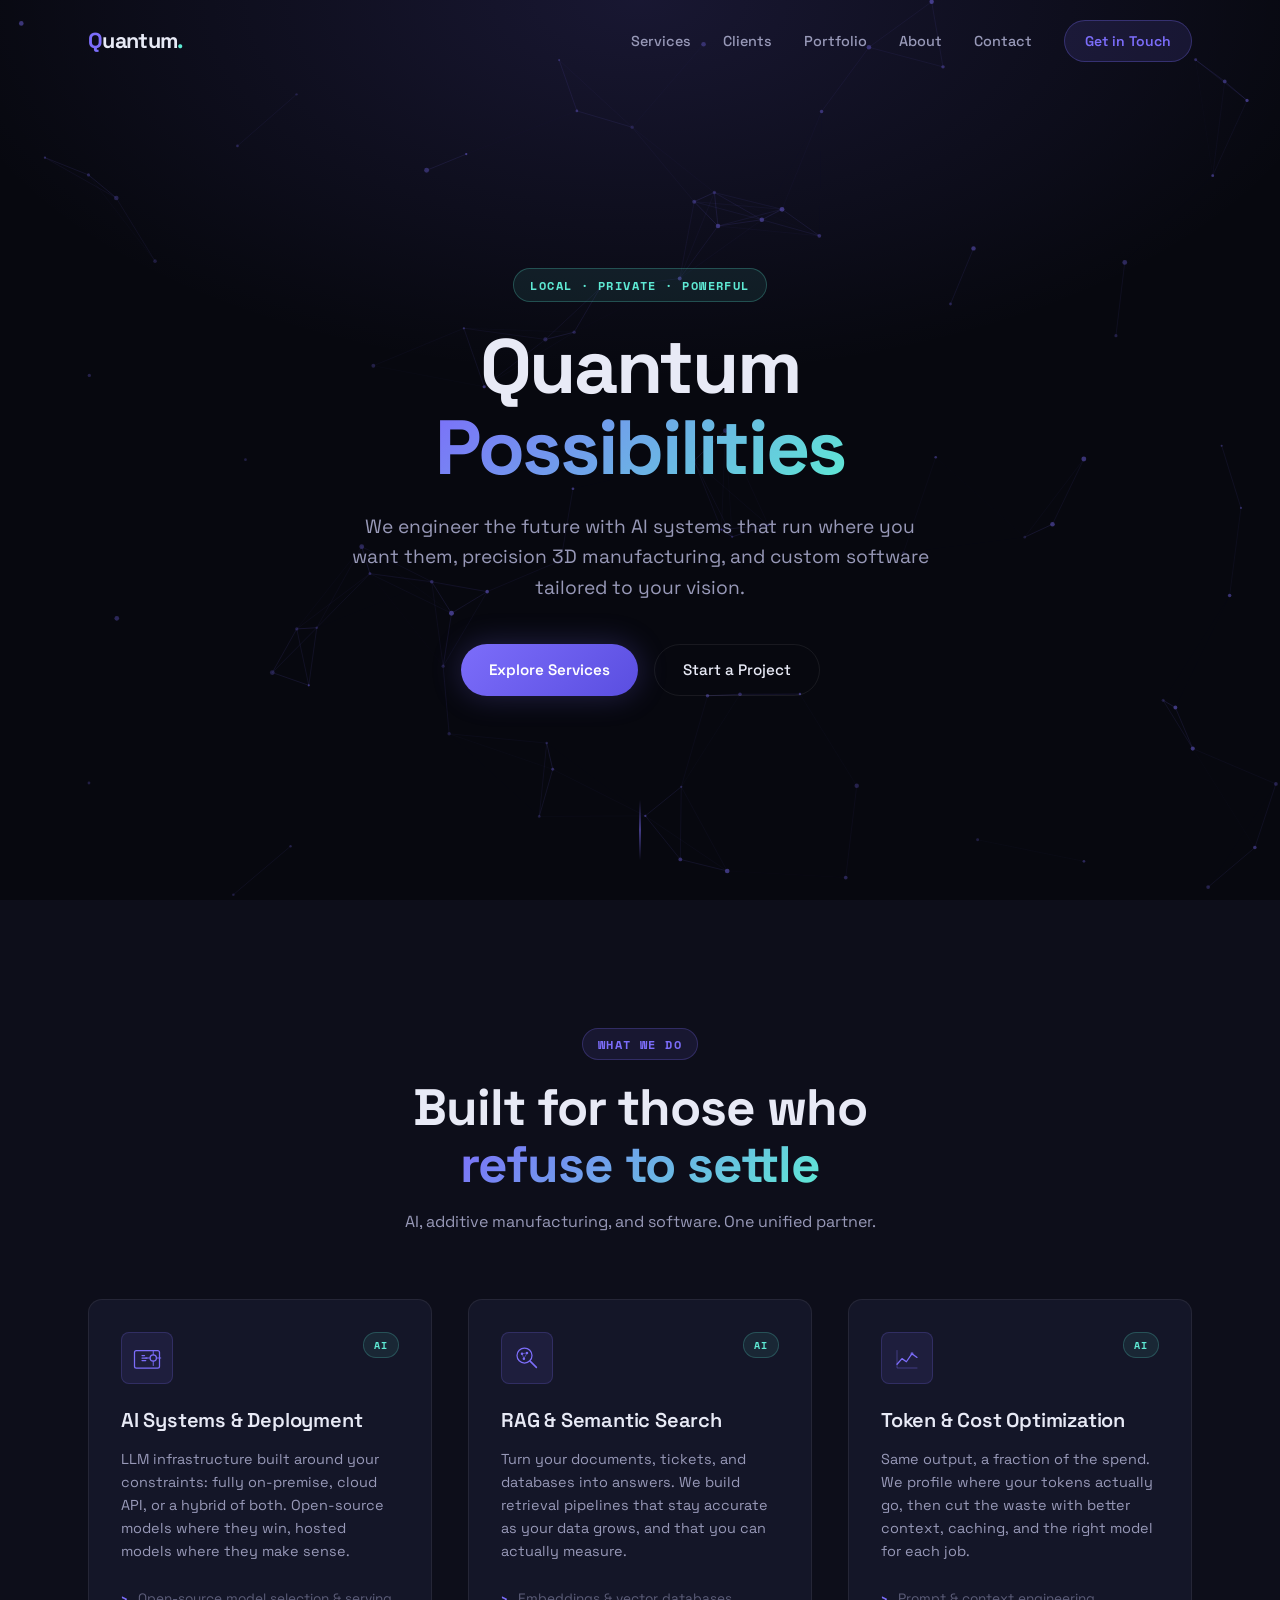
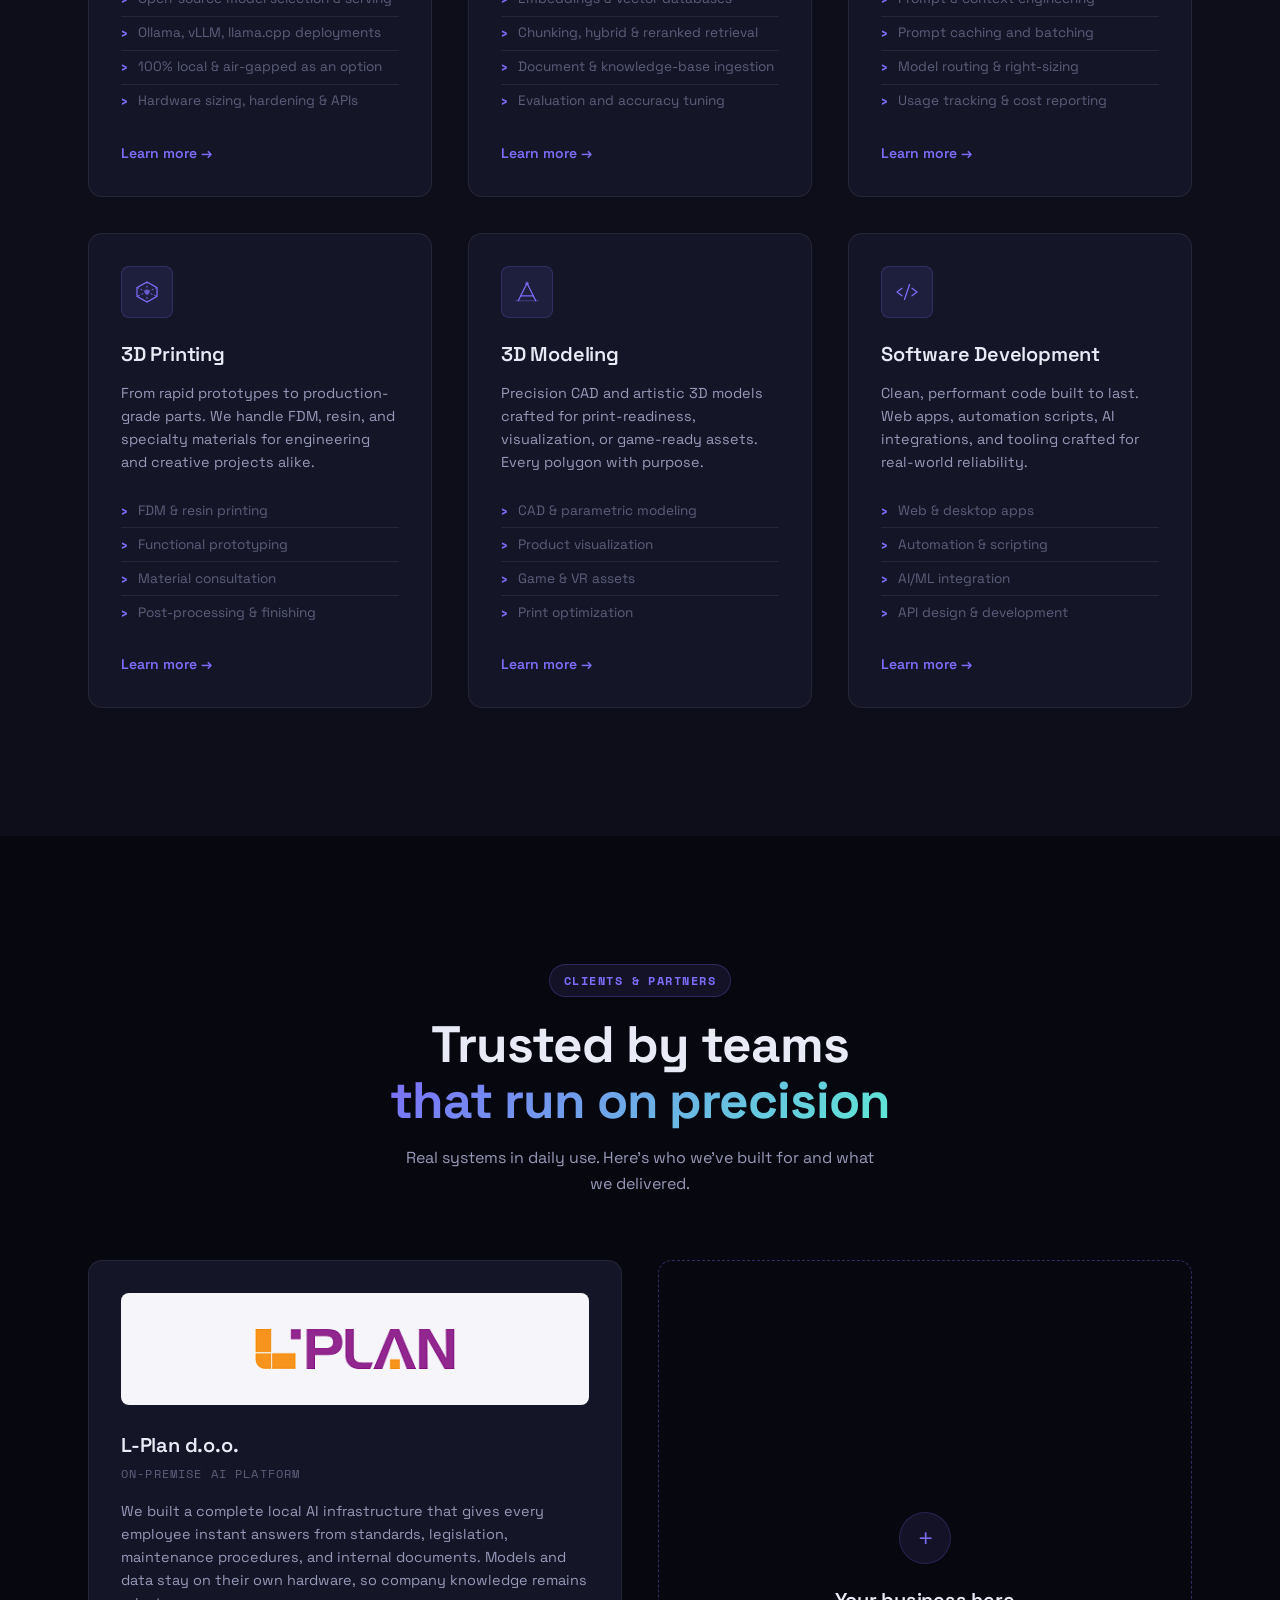
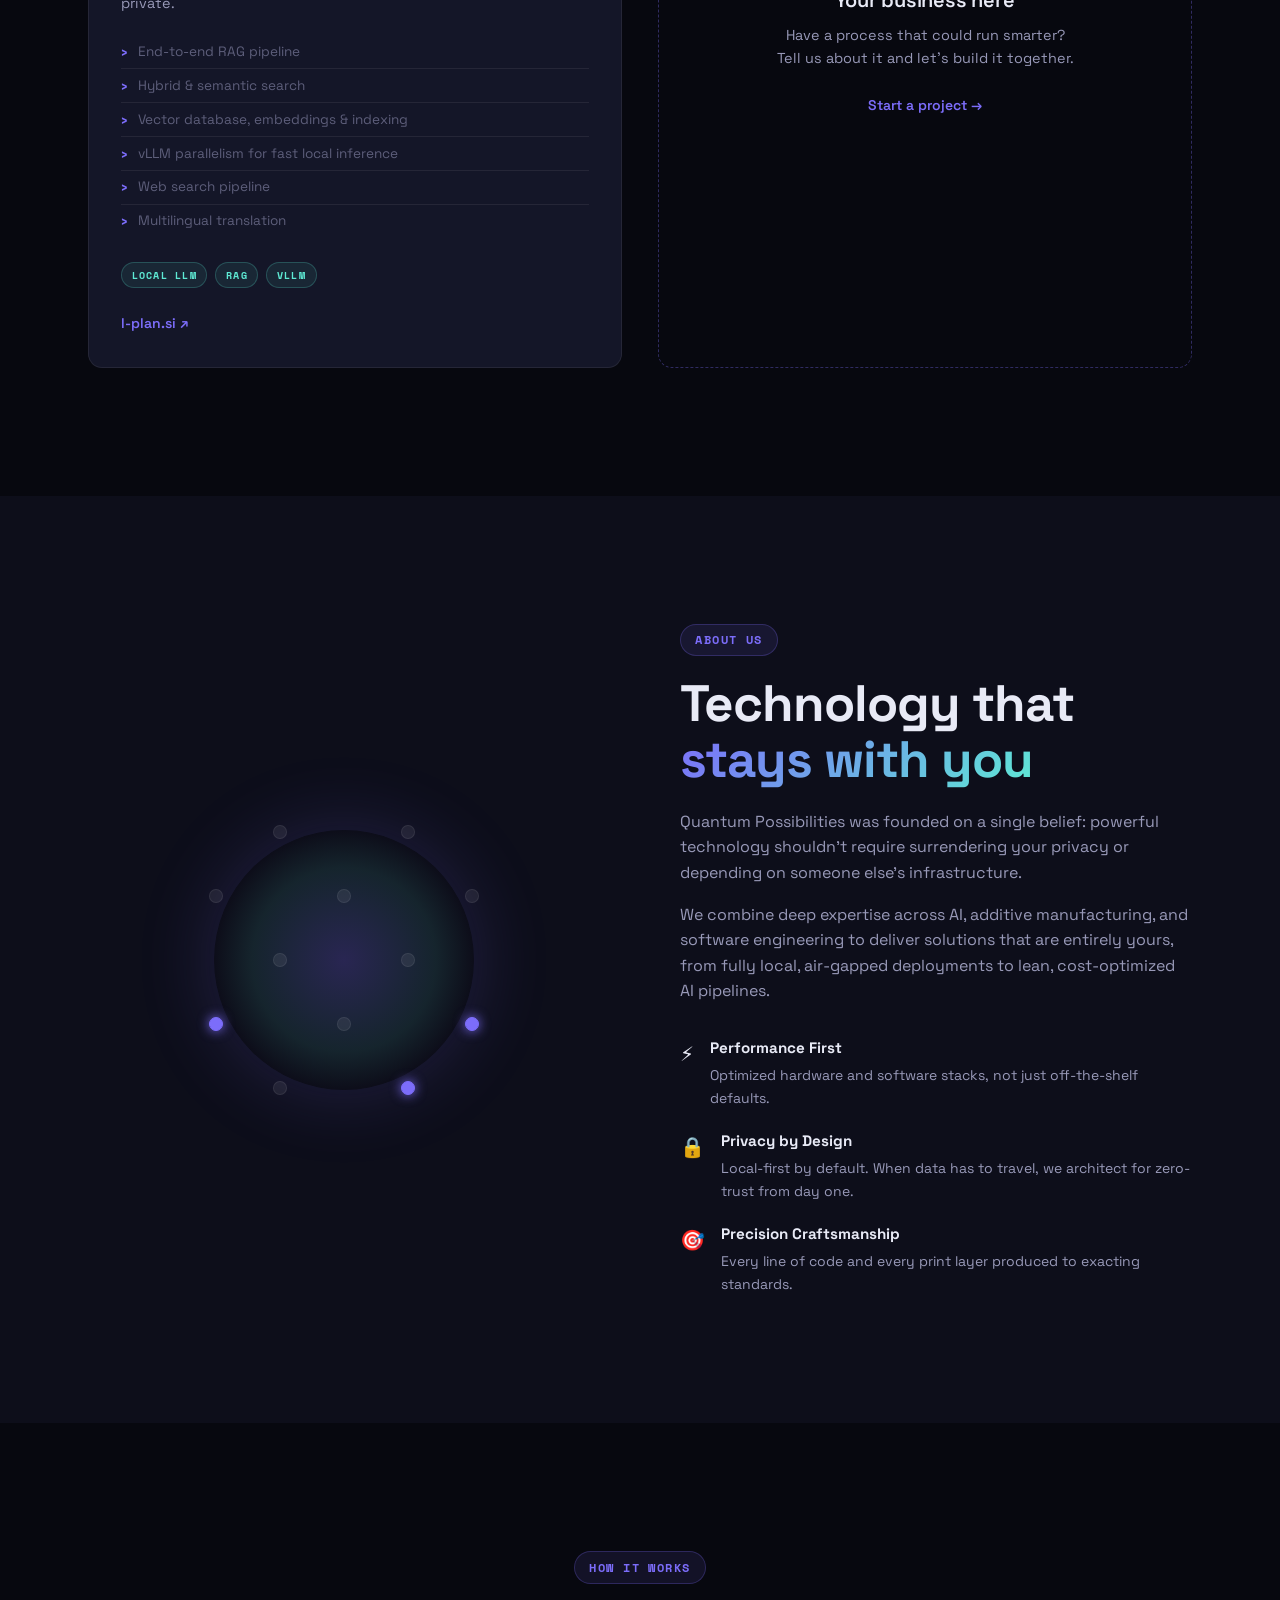
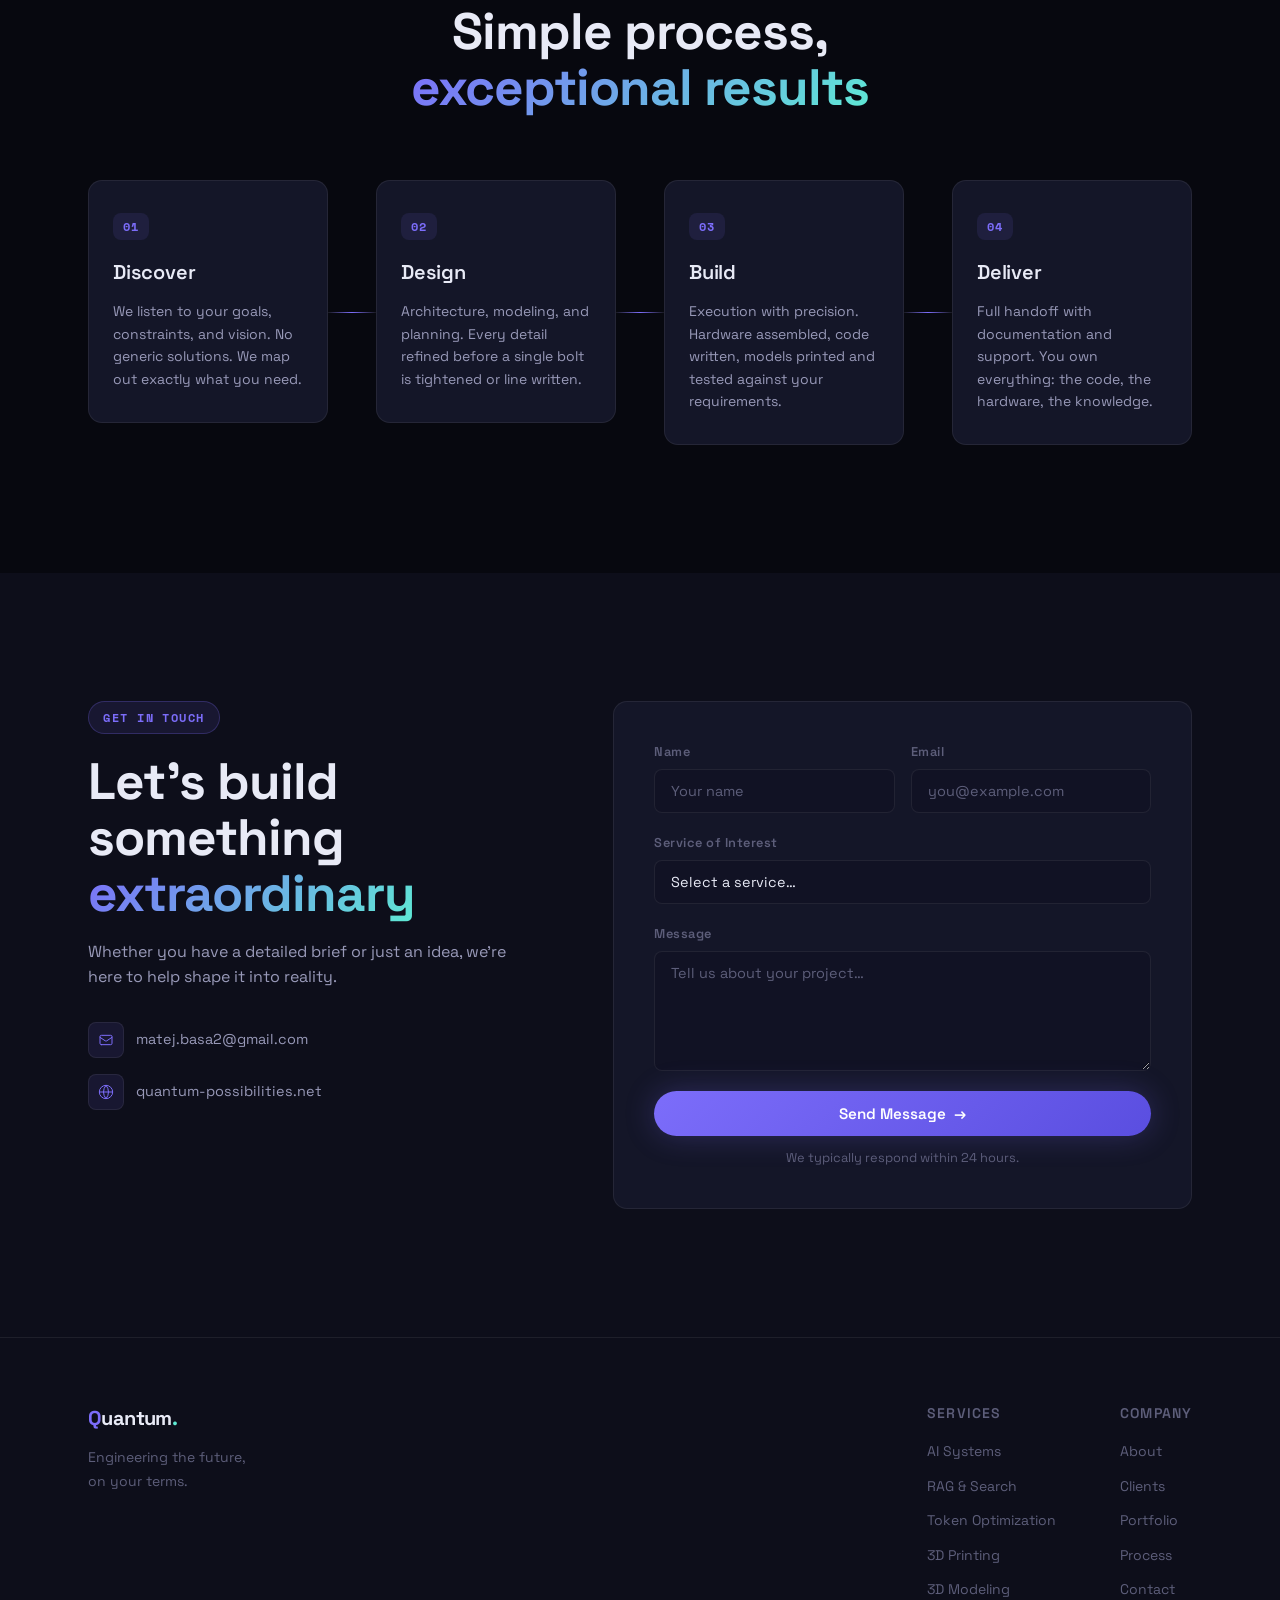
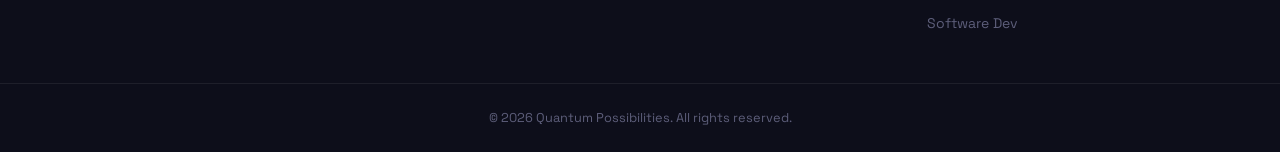
<file: index.html>
<!DOCTYPE html>
<html lang="en">
<head>
  <meta charset="UTF-8" />
  <meta name="viewport" content="width=device-width, initial-scale=1.0" />
  <title>Quantum Possibilities | AI · 3D · Code</title>
  <meta name="description" content="Quantum Possibilities builds AI systems: local and open-source LLM deployments, RAG and semantic search, token and cost optimization, plus 3D printing, 3D modeling, and custom software development." />
  <link rel="icon" href="favicon.ico" sizes="32x32" />
  <link rel="icon" href="assets/favicon.svg" type="image/svg+xml" />
  <link rel="apple-touch-icon" href="assets/apple-touch-icon.png" />
  <meta name="theme-color" content="#07080f" />
  <link rel="canonical" href="https://quantum-possibilities.net/" />
  <meta property="og:type" content="website" />
  <meta property="og:url" content="https://quantum-possibilities.net/" />
  <meta property="og:title" content="Quantum Possibilities | AI · 3D · Code" />
  <meta property="og:description" content="AI systems, RAG and semantic search, token and cost optimization, 3D printing, 3D modeling, and custom software development." />
  <meta name="twitter:card" content="summary_large_image" />
  <link rel="stylesheet" href="assets/style.css" />
  <link rel="preconnect" href="https://fonts.googleapis.com" />
  <link rel="preconnect" href="https://fonts.gstatic.com" crossorigin />
  <link href="https://fonts.googleapis.com/css2?family=Space+Grotesk:wght@300;400;500;600;700&family=Space+Mono:wght@400;700&display=swap" rel="stylesheet" />
</head>
<body>

  <!-- NAV -->
  <nav id="nav">
    <div class="nav-inner">
      <a href="#hero" class="logo">
        <span class="logo-q">Q</span>uantum<span class="logo-dot">.</span>
      </a>
      <ul class="nav-links">
        <li><a href="#services">Services</a></li>
        <li><a href="#clients">Clients</a></li>
        <li><a href="portfolio.html">Portfolio</a></li>
        <li><a href="#about">About</a></li>
        <li><a href="#contact">Contact</a></li>
      </ul>
      <a href="#contact" class="btn-nav">Get in Touch</a>
      <button class="hamburger" id="hamburger" aria-label="Toggle menu">
        <span></span><span></span><span></span>
      </button>
    </div>
    <div class="mobile-menu" id="mobile-menu">
      <a href="#services">Services</a>
      <a href="#clients">Clients</a>
      <a href="portfolio.html">Portfolio</a>
      <a href="#about">About</a>
      <a href="#contact">Contact</a>
    </div>
  </nav>

  <!-- HERO -->
  <section id="hero">
    <canvas id="particle-canvas"></canvas>
    <div class="hero-content">
      <div class="hero-badge reveal">Local · Private · Powerful</div>
      <h1 class="reveal">
        Quantum<br />
        <span class="gradient-text">Possibilities</span>
      </h1>
      <p class="hero-sub reveal">
        We engineer the future with AI systems that run where you want them, precision 3D
        manufacturing, and custom software tailored to your vision.
      </p>
      <div class="hero-cta reveal">
        <a href="#services" class="btn-primary">Explore Services</a>
        <a href="#contact" class="btn-ghost">Start a Project</a>
      </div>
    </div>
    <div class="scroll-indicator">
      <div class="scroll-line"></div>
    </div>
  </section>

  <!-- SERVICES -->
  <section id="services">
    <div class="container">
      <div class="section-header">
        <span class="section-label reveal">What We Do</span>
        <h2 class="reveal">Built for those who<br /><span class="gradient-text">refuse to settle</span></h2>
        <p class="section-sub reveal">AI, additive manufacturing, and software. One unified partner.</p>
      </div>

      <div class="services-grid">

        <div class="service-card reveal" data-delay="0">
          <div class="card-glow"></div>
          <div class="card-icon">
            <svg viewBox="0 0 48 48" fill="none" xmlns="http://www.w3.org/2000/svg">
              <rect x="4" y="12" width="40" height="28" rx="3" stroke="currentColor" stroke-width="2"/>
              <path d="M16 20h4M16 24h8M16 28h6" stroke="currentColor" stroke-width="2" stroke-linecap="round"/>
              <circle cx="34" cy="24" r="5" stroke="currentColor" stroke-width="2"/>
              <path d="M34 19v-7M34 29v7M29 24h-7M39 24h7" stroke="currentColor" stroke-width="1.5" stroke-linecap="round"/>
            </svg>
          </div>
          <span class="card-tag">AI</span>
          <h3>AI Systems &amp; Deployment</h3>
          <p>LLM infrastructure built around your constraints: fully on-premise, cloud API, or a hybrid of both. Open-source models where they win, hosted models where they make sense.</p>
          <ul class="card-features">
            <li>Open-source model selection &amp; serving</li>
            <li>Ollama, vLLM, llama.cpp deployments</li>
            <li>100% local &amp; air-gapped as an option</li>
            <li>Hardware sizing, hardening &amp; APIs</li>
          </ul>
          <a href="#contact" class="card-link">Learn more →</a>
        </div>

        <div class="service-card reveal" data-delay="100">
          <div class="card-glow"></div>
          <div class="card-icon">
            <svg viewBox="0 0 48 48" fill="none" xmlns="http://www.w3.org/2000/svg">
              <circle cx="20" cy="20" r="12" stroke="currentColor" stroke-width="2"/>
              <path d="M29 29l10 10" stroke="currentColor" stroke-width="2.5" stroke-linecap="round"/>
              <circle cx="16" cy="17" r="2" fill="currentColor"/>
              <circle cx="24" cy="16" r="2" fill="currentColor"/>
              <circle cx="19" cy="25" r="2" fill="currentColor"/>
              <path d="M16 17l8-1M16 17l3 8M24 16l-5 9" stroke="currentColor" stroke-width="1.2" opacity="0.7"/>
            </svg>
          </div>
          <span class="card-tag">AI</span>
          <h3>RAG &amp; Semantic Search</h3>
          <p>Turn your documents, tickets, and databases into answers. We build retrieval pipelines that stay accurate as your data grows, and that you can actually measure.</p>
          <ul class="card-features">
            <li>Embeddings &amp; vector databases</li>
            <li>Chunking, hybrid &amp; reranked retrieval</li>
            <li>Document &amp; knowledge-base ingestion</li>
            <li>Evaluation and accuracy tuning</li>
          </ul>
          <a href="#contact" class="card-link">Learn more →</a>
        </div>

        <div class="service-card reveal" data-delay="200">
          <div class="card-glow"></div>
          <div class="card-icon">
            <svg viewBox="0 0 48 48" fill="none" xmlns="http://www.w3.org/2000/svg">
              <path d="M8 34l8-9 7 5 9-13 8 6" stroke="currentColor" stroke-width="2" stroke-linecap="round" stroke-linejoin="round"/>
              <path d="M8 12v28h32" stroke="currentColor" stroke-width="1.5" stroke-linecap="round" opacity="0.4"/>
              <circle cx="32" cy="17" r="2.5" fill="currentColor" opacity="0.6"/>
            </svg>
          </div>
          <span class="card-tag">AI</span>
          <h3>Token &amp; Cost Optimization</h3>
          <p>Same output, a fraction of the spend. We profile where your tokens actually go, then cut the waste with better context, caching, and the right model for each job.</p>
          <ul class="card-features">
            <li>Prompt &amp; context engineering</li>
            <li>Prompt caching and batching</li>
            <li>Model routing &amp; right-sizing</li>
            <li>Usage tracking &amp; cost reporting</li>
          </ul>
          <a href="#contact" class="card-link">Learn more →</a>
        </div>

        <div class="service-card reveal" data-delay="0">
          <div class="card-glow"></div>
          <div class="card-icon">
            <svg viewBox="0 0 48 48" fill="none" xmlns="http://www.w3.org/2000/svg">
              <path d="M24 8L40 17V31L24 40L8 31V17L24 8Z" stroke="currentColor" stroke-width="2"/>
              <path d="M24 8V40M8 17L40 31M40 17L8 31" stroke="currentColor" stroke-width="1.5" stroke-dasharray="3 3"/>
              <circle cx="24" cy="24" r="4" fill="currentColor" opacity="0.6"/>
            </svg>
          </div>
          <h3>3D Printing</h3>
          <p>From rapid prototypes to production-grade parts. We handle FDM, resin, and specialty materials for engineering and creative projects alike.</p>
          <ul class="card-features">
            <li>FDM &amp; resin printing</li>
            <li>Functional prototyping</li>
            <li>Material consultation</li>
            <li>Post-processing &amp; finishing</li>
          </ul>
          <a href="#contact" class="card-link">Learn more →</a>
        </div>

        <div class="service-card reveal" data-delay="100">
          <div class="card-glow"></div>
          <div class="card-icon">
            <svg viewBox="0 0 48 48" fill="none" xmlns="http://www.w3.org/2000/svg">
              <path d="M10 38L24 10L38 38" stroke="currentColor" stroke-width="2" stroke-linecap="round"/>
              <path d="M14 30h20" stroke="currentColor" stroke-width="2" stroke-linecap="round"/>
              <circle cx="24" cy="10" r="3" fill="currentColor" opacity="0.5"/>
              <path d="M6 38h36" stroke="currentColor" stroke-width="1.5" stroke-linecap="round" opacity="0.4"/>
            </svg>
          </div>
          <h3>3D Modeling</h3>
          <p>Precision CAD and artistic 3D models crafted for print-readiness, visualization, or game-ready assets. Every polygon with purpose.</p>
          <ul class="card-features">
            <li>CAD &amp; parametric modeling</li>
            <li>Product visualization</li>
            <li>Game &amp; VR assets</li>
            <li>Print optimization</li>
          </ul>
          <a href="#contact" class="card-link">Learn more →</a>
        </div>

        <div class="service-card reveal" data-delay="200">
          <div class="card-glow"></div>
          <div class="card-icon">
            <svg viewBox="0 0 48 48" fill="none" xmlns="http://www.w3.org/2000/svg">
              <path d="M16 18L8 24L16 30" stroke="currentColor" stroke-width="2" stroke-linecap="round" stroke-linejoin="round"/>
              <path d="M32 18L40 24L32 30" stroke="currentColor" stroke-width="2" stroke-linecap="round" stroke-linejoin="round"/>
              <path d="M28 12L20 36" stroke="currentColor" stroke-width="2" stroke-linecap="round"/>
            </svg>
          </div>
          <h3>Software Development</h3>
          <p>Clean, performant code built to last. Web apps, automation scripts, AI integrations, and tooling crafted for real-world reliability.</p>
          <ul class="card-features">
            <li>Web &amp; desktop apps</li>
            <li>Automation &amp; scripting</li>
            <li>AI/ML integration</li>
            <li>API design &amp; development</li>
          </ul>
          <a href="#contact" class="card-link">Learn more →</a>
        </div>
      </div>
    </div>
  </section>

  <!-- CLIENTS -->
  <section id="clients">
    <div class="container">
      <div class="section-header">
        <span class="section-label reveal">Clients &amp; Partners</span>
        <h2 class="reveal">Trusted by teams<br /><span class="gradient-text">that run on precision</span></h2>
        <p class="section-sub reveal">Real systems in daily use. Here's who we've built for and what we delivered.</p>
      </div>

      <!-- To add a client: copy a .client-card block and put the logo in assets/clients/ -->
      <div class="clients-grid">

        <article class="service-card client-card reveal">
          <div class="card-glow"></div>
          <div class="client-logo">
            <img src="assets/clients/l-plan.png" alt="L-Plan logo" width="210" height="42" loading="lazy" />
          </div>
          <h3>L-Plan d.o.o.</h3>
          <span class="client-sector">On-premise AI platform</span>
          <p>We built a complete local AI infrastructure that gives every employee instant answers from standards, legislation, maintenance procedures, and internal documents. Models and data stay on their own hardware, so company knowledge remains private.</p>
          <ul class="card-features">
            <li>End-to-end RAG pipeline</li>
            <li>Hybrid &amp; semantic search</li>
            <li>Vector database, embeddings &amp; indexing</li>
            <li>vLLM parallelism for fast local inference</li>
            <li>Web search pipeline</li>
            <li>Multilingual translation</li>
          </ul>
          <div class="client-tags">
            <span>Local LLM</span>
            <span>RAG</span>
            <span>vLLM</span>
          </div>
          <a href="https://www.l-plan.si/" class="card-link" target="_blank" rel="noopener">l-plan.si ↗</a>
        </article>

        <a href="#contact" class="client-card client-cta reveal" data-delay="100">
          <span class="client-cta-icon">+</span>
          <h3>Your business here</h3>
          <p>Have a process that could run smarter? Tell us about it and let's build it together.</p>
          <span class="card-link">Start a project →</span>
        </a>

      </div>
    </div>
  </section>

  <!-- ABOUT -->
  <section id="about">
    <div class="container about-inner">
      <div class="about-visual reveal">
        <div class="about-orb"></div>
        <div class="about-grid-art">
          <div class="grid-node" style="--r:1;--c:2"></div>
          <div class="grid-node" style="--r:1;--c:4"></div>
          <div class="grid-node" style="--r:2;--c:1"></div>
          <div class="grid-node" style="--r:2;--c:3"></div>
          <div class="grid-node" style="--r:2;--c:5"></div>
          <div class="grid-node" style="--r:3;--c:2"></div>
          <div class="grid-node" style="--r:3;--c:4"></div>
          <div class="grid-node active" style="--r:4;--c:1"></div>
          <div class="grid-node" style="--r:4;--c:3"></div>
          <div class="grid-node active" style="--r:4;--c:5"></div>
          <div class="grid-node" style="--r:5;--c:2"></div>
          <div class="grid-node active" style="--r:5;--c:4"></div>
        </div>
      </div>
      <div class="about-text">
        <span class="section-label reveal">About Us</span>
        <h2 class="reveal">Technology that<br /><span class="gradient-text">stays with you</span></h2>
        <p class="reveal">Quantum Possibilities was founded on a single belief: powerful technology shouldn't require surrendering your privacy or depending on someone else's infrastructure.</p>
        <p class="reveal">We combine deep expertise across AI, additive manufacturing, and software engineering to deliver solutions that are entirely yours, from fully local, air-gapped deployments to lean, cost-optimized AI pipelines.</p>
        <div class="about-pillars reveal">
          <div class="pillar">
            <span class="pillar-icon">⚡</span>
            <div>
              <strong>Performance First</strong>
              <p>Optimized hardware and software stacks, not just off-the-shelf defaults.</p>
            </div>
          </div>
          <div class="pillar">
            <span class="pillar-icon">🔒</span>
            <div>
              <strong>Privacy by Design</strong>
              <p>Local-first by default. When data has to travel, we architect for zero-trust from day one.</p>
            </div>
          </div>
          <div class="pillar">
            <span class="pillar-icon">🎯</span>
            <div>
              <strong>Precision Craftsmanship</strong>
              <p>Every line of code and every print layer produced to exacting standards.</p>
            </div>
          </div>
        </div>
      </div>
    </div>
  </section>

  <!-- PROCESS -->
  <section id="process">
    <div class="container">
      <div class="section-header">
        <span class="section-label reveal">How It Works</span>
        <h2 class="reveal">Simple process,<br /><span class="gradient-text">exceptional results</span></h2>
      </div>
      <div class="process-steps">
        <div class="process-step reveal">
          <div class="step-num">01</div>
          <h3>Discover</h3>
          <p>We listen to your goals, constraints, and vision. No generic solutions. We map out exactly what you need.</p>
        </div>
        <div class="process-connector"></div>
        <div class="process-step reveal" data-delay="100">
          <div class="step-num">02</div>
          <h3>Design</h3>
          <p>Architecture, modeling, and planning. Every detail refined before a single bolt is tightened or line written.</p>
        </div>
        <div class="process-connector"></div>
        <div class="process-step reveal" data-delay="200">
          <div class="step-num">03</div>
          <h3>Build</h3>
          <p>Execution with precision. Hardware assembled, code written, models printed and tested against your requirements.</p>
        </div>
        <div class="process-connector"></div>
        <div class="process-step reveal" data-delay="300">
          <div class="step-num">04</div>
          <h3>Deliver</h3>
          <p>Full handoff with documentation and support. You own everything: the code, the hardware, the knowledge.</p>
        </div>
      </div>
    </div>
  </section>

  <!-- CONTACT -->
  <section id="contact">
    <div class="container contact-inner">
      <div class="contact-info">
        <span class="section-label reveal">Get in Touch</span>
        <h2 class="reveal">Let's build something<br /><span class="gradient-text">extraordinary</span></h2>
        <p class="reveal">Whether you have a detailed brief or just an idea, we're here to help shape it into reality.</p>
        <div class="contact-details reveal">
          <div class="contact-item">
            <span class="contact-icon">
              <svg viewBox="0 0 24 24" fill="none"><path d="M3 8l7.89 5.26a2 2 0 002.22 0L21 8M5 19h14a2 2 0 002-2V7a2 2 0 00-2-2H5a2 2 0 00-2 2v10a2 2 0 002 2z" stroke="currentColor" stroke-width="1.5" stroke-linecap="round"/></svg>
            </span>
            <span>matej.basa2@gmail.com</span>
          </div>
          <div class="contact-item">
            <span class="contact-icon">
              <svg viewBox="0 0 24 24" fill="none"><circle cx="12" cy="12" r="10" stroke="currentColor" stroke-width="1.5"/><path d="M2 12h20M12 2a15.3 15.3 0 010 20M12 2a15.3 15.3 0 000 20" stroke="currentColor" stroke-width="1.5"/></svg>
            </span>
            <span>quantum-possibilities.net</span>
          </div>
        </div>
      </div>

      <form class="contact-form reveal" id="contact-form" novalidate>
        <div class="form-row">
          <div class="form-group">
            <label for="name">Name</label>
            <input type="text" id="name" name="name" placeholder="Your name" required />
          </div>
          <div class="form-group">
            <label for="email">Email</label>
            <input type="email" id="email" name="email" placeholder="you@example.com" required />
          </div>
        </div>
        <div class="form-group">
          <label for="service">Service of Interest</label>
          <select id="service" name="service">
            <option value="">Select a service…</option>
            <option value="ai">AI Systems &amp; Deployment</option>
            <option value="rag">RAG &amp; Semantic Search</option>
            <option value="optimization">Token &amp; Cost Optimization</option>
            <option value="printing">3D Printing</option>
            <option value="modeling">3D Modeling</option>
            <option value="software">Software Development</option>
            <option value="multiple">Multiple Services</option>
          </select>
        </div>
        <div class="form-group">
          <label for="message">Message</label>
          <textarea id="message" name="message" rows="5" placeholder="Tell us about your project…" required></textarea>
        </div>
        <button type="submit" class="btn-primary btn-full">
          <span class="btn-text">Send Message</span>
          <span class="btn-icon">→</span>
        </button>
        <p class="form-note">We typically respond within 24 hours.</p>
        <div class="form-success" id="form-success">
          <span>✓</span> Message sent! We'll be in touch soon.
        </div>
      </form>
    </div>
  </section>

  <!-- FOOTER -->
  <footer id="footer">
    <div class="container footer-inner">
      <div class="footer-brand">
        <a href="#hero" class="logo">
          <span class="logo-q">Q</span>uantum<span class="logo-dot">.</span>
        </a>
        <p>Engineering the future,<br />on your terms.</p>
      </div>
      <div class="footer-links">
        <div class="footer-col">
          <h4>Services</h4>
          <a href="#services">AI Systems</a>
          <a href="#services">RAG &amp; Search</a>
          <a href="#services">Token Optimization</a>
          <a href="#services">3D Printing</a>
          <a href="#services">3D Modeling</a>
          <a href="#services">Software Dev</a>
        </div>
        <div class="footer-col">
          <h4>Company</h4>
          <a href="#about">About</a>
          <a href="#clients">Clients</a>
          <a href="portfolio.html">Portfolio</a>
          <a href="#process">Process</a>
          <a href="#contact">Contact</a>
        </div>
      </div>
    </div>
    <div class="footer-bottom">
      <p>© 2026 Quantum Possibilities. All rights reserved.</p>
    </div>
  </footer>

  <script src="assets/main.js"></script>
</body>
</html>
</file>
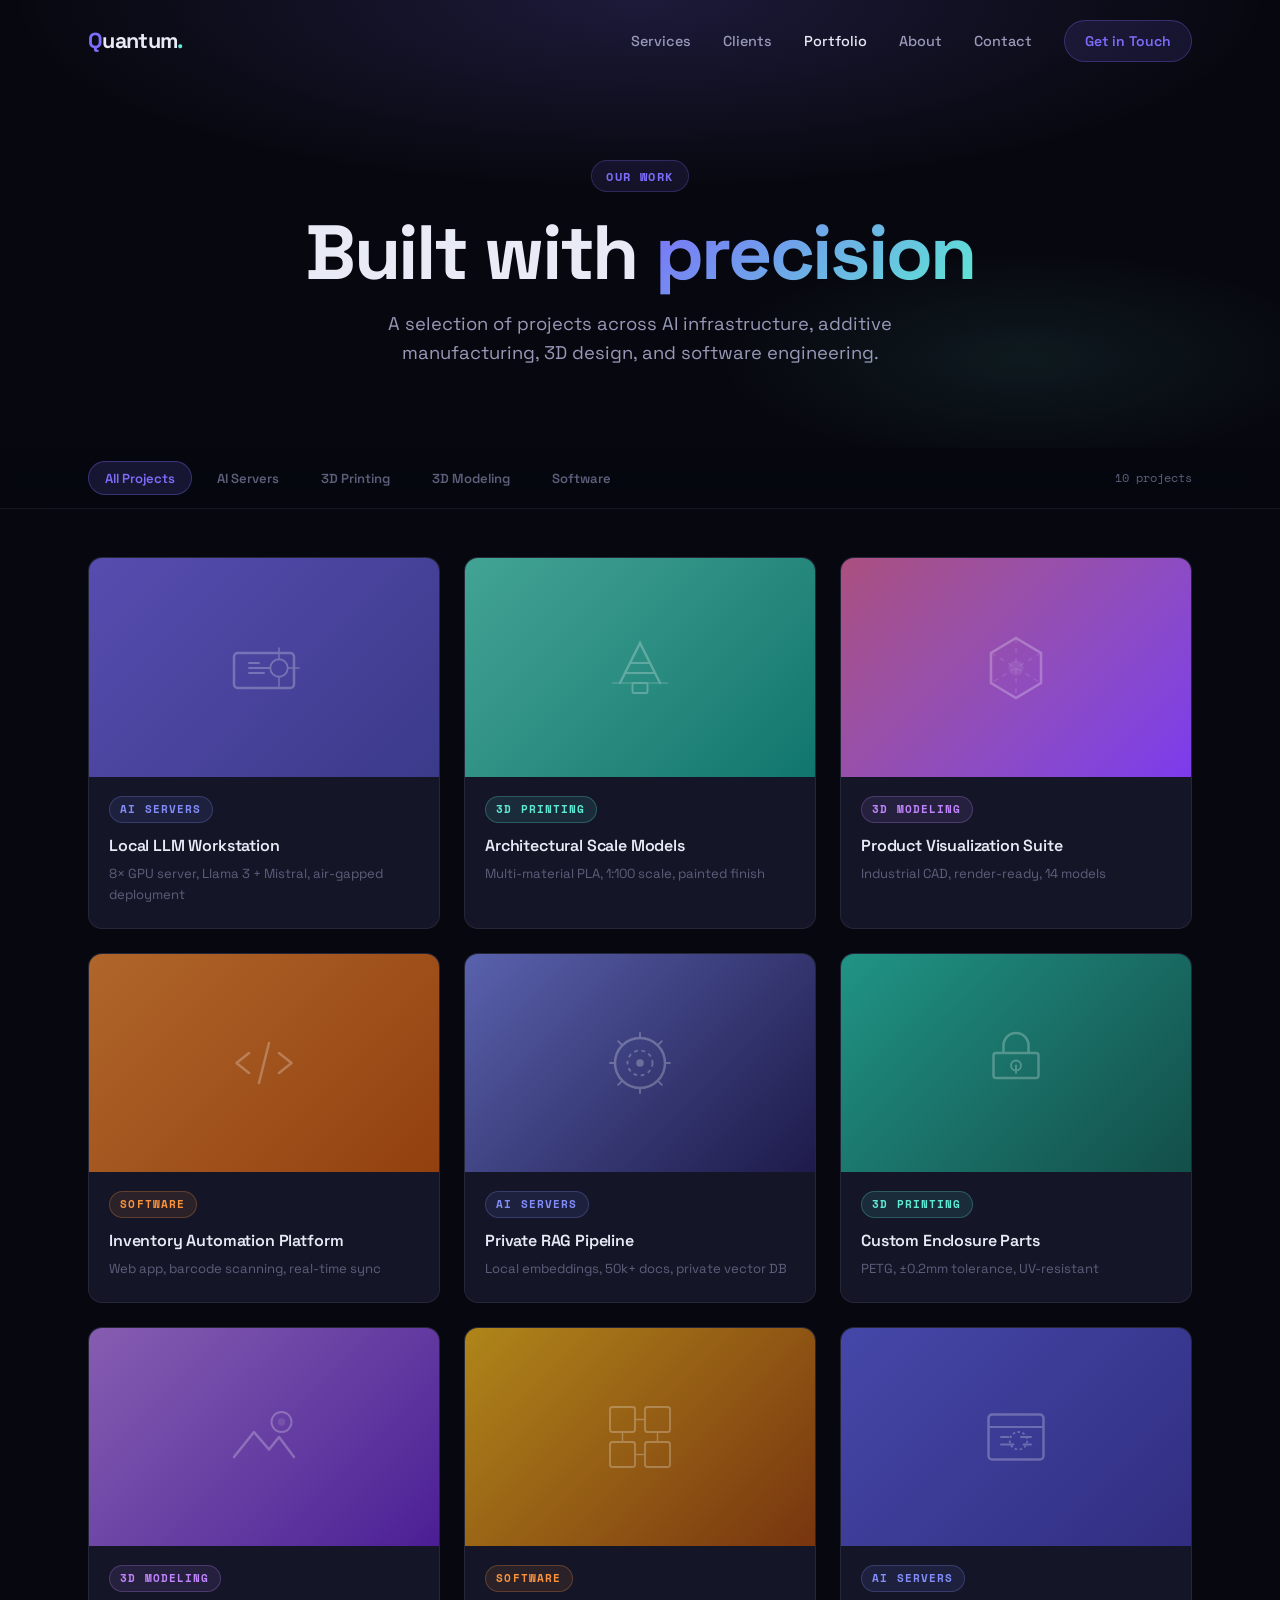
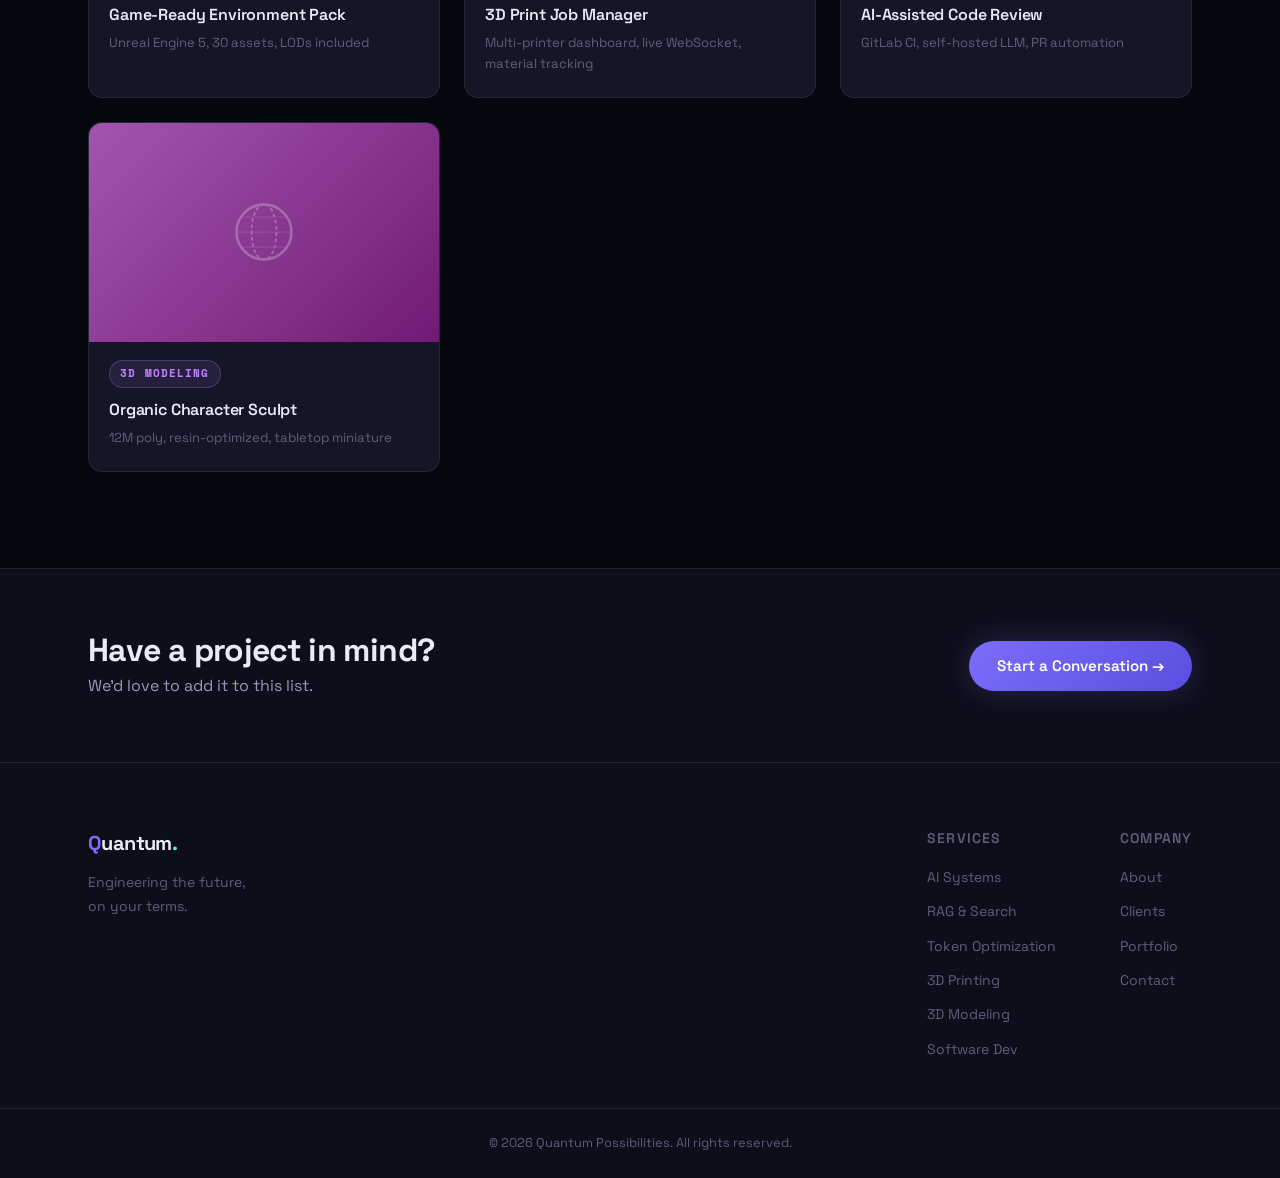
<file: portfolio.html>
<!DOCTYPE html>
<html lang="en">
<head>
  <meta charset="UTF-8" />
  <meta name="viewport" content="width=device-width, initial-scale=1.0" />
  <title>Portfolio | Quantum Possibilities</title>
  <meta name="description" content="Projects by Quantum Possibilities: AI systems, RAG and semantic search, 3D printing, 3D modeling, and software development." />
  <link rel="icon" href="favicon.ico" sizes="32x32" />
  <link rel="icon" href="assets/favicon.svg" type="image/svg+xml" />
  <link rel="apple-touch-icon" href="assets/apple-touch-icon.png" />
  <meta name="theme-color" content="#07080f" />
  <link rel="canonical" href="https://quantum-possibilities.net/portfolio.html" />
  <meta property="og:type" content="website" />
  <meta property="og:url" content="https://quantum-possibilities.net/portfolio.html" />
  <meta property="og:title" content="Portfolio | Quantum Possibilities" />
  <meta property="og:description" content="Projects by Quantum Possibilities: AI systems, RAG and semantic search, 3D printing, 3D modeling, and software development." />
  <meta name="twitter:card" content="summary_large_image" />
  <link rel="stylesheet" href="assets/style.css" />
  <link rel="stylesheet" href="assets/portfolio.css" />
  <link rel="preconnect" href="https://fonts.googleapis.com" />
  <link rel="preconnect" href="https://fonts.gstatic.com" crossorigin />
  <link href="https://fonts.googleapis.com/css2?family=Space+Grotesk:wght@300;400;500;600;700&family=Space+Mono:wght@400;700&display=swap" rel="stylesheet" />
</head>
<body>

  <!-- NAV -->
  <nav id="nav">
    <div class="nav-inner">
      <a href="index.html" class="logo">
        <span class="logo-q">Q</span>uantum<span class="logo-dot">.</span>
      </a>
      <ul class="nav-links">
        <li><a href="index.html#services">Services</a></li>
        <li><a href="index.html#clients">Clients</a></li>
        <li><a href="portfolio.html" class="nav-active">Portfolio</a></li>
        <li><a href="index.html#about">About</a></li>
        <li><a href="index.html#contact">Contact</a></li>
      </ul>
      <a href="index.html#contact" class="btn-nav">Get in Touch</a>
      <button class="hamburger" id="hamburger" aria-label="Toggle menu">
        <span></span><span></span><span></span>
      </button>
    </div>
    <div class="mobile-menu" id="mobile-menu">
      <a href="index.html#services">Services</a>
      <a href="index.html#clients">Clients</a>
      <a href="portfolio.html">Portfolio</a>
      <a href="index.html#about">About</a>
      <a href="index.html#contact">Contact</a>
    </div>
  </nav>

  <!-- PORTFOLIO HERO -->
  <section id="portfolio-hero">
    <div class="portfolio-hero-bg"></div>
    <div class="container portfolio-hero-content">
      <span class="section-label reveal">Our Work</span>
      <h1 class="reveal">Built with <span class="gradient-text">precision</span></h1>
      <p class="reveal">A selection of projects across AI infrastructure, additive manufacturing, 3D design, and software engineering.</p>
    </div>
  </section>

  <!-- FILTER BAR -->
  <div id="filter-bar">
    <div class="container">
      <div class="filters">
        <button class="filter-btn active" data-filter="all">All Projects</button>
        <button class="filter-btn" data-filter="ai">AI Servers</button>
        <button class="filter-btn" data-filter="printing">3D Printing</button>
        <button class="filter-btn" data-filter="modeling">3D Modeling</button>
        <button class="filter-btn" data-filter="software">Software</button>
      </div>
      <span class="project-count"><span id="visible-count">10</span> projects</span>
    </div>
  </div>

  <!-- GALLERY GRID -->
  <section id="portfolio-grid">
    <div class="container">
      <div class="gallery" id="gallery">

        <!-- AI projects -->
        <article class="project-card reveal" data-category="ai" data-delay="0">
          <div class="project-img" style="--ph-a:#7c6dfa;--ph-b:#3b3a8a;">
            <div class="ph-content">
              <svg viewBox="0 0 64 64" fill="none"><rect x="8" y="20" width="48" height="28" rx="3" stroke="currentColor" stroke-width="2"/><path d="M20 28h8M20 32h16M20 36h12" stroke="currentColor" stroke-width="1.5" stroke-linecap="round"/><circle cx="44" cy="32" r="7" stroke="currentColor" stroke-width="1.5"/><path d="M44 25v-9M44 39v9M37 32h-9M51 32h9" stroke="currentColor" stroke-width="1.2" stroke-linecap="round"/></svg>
            </div>
            <div class="project-overlay">
              <div class="overlay-content">
                <span class="overlay-cat">AI Servers</span>
                <h3>Local LLM Workstation</h3>
                <p>Custom-built 8× GPU server running Llama 3 and Mistral locally for a law firm. Fully air-gapped, zero cloud dependency.</p>
                <button class="overlay-btn" data-project="0">View Details</button>
              </div>
            </div>
          </div>
          <div class="project-meta">
            <span class="project-cat ai">AI Servers</span>
            <h3>Local LLM Workstation</h3>
            <p>8× GPU server, Llama 3 + Mistral, air-gapped deployment</p>
          </div>
        </article>

        <article class="project-card reveal" data-category="printing" data-delay="50">
          <div class="project-img" style="--ph-a:#5eead4;--ph-b:#0f766e;">
            <div class="ph-content">
              <svg viewBox="0 0 64 64" fill="none"><path d="M16 44L32 12L48 44" stroke="currentColor" stroke-width="2" stroke-linecap="round"/><path d="M20 36h24" stroke="currentColor" stroke-width="1.5" stroke-linecap="round"/><path d="M24 28h16" stroke="currentColor" stroke-width="1.5" stroke-linecap="round"/><path d="M10 44h44" stroke="currentColor" stroke-width="1.5" stroke-linecap="round" opacity="0.5"/><rect x="26" y="44" width="12" height="8" rx="1" stroke="currentColor" stroke-width="1.5"/></svg>
            </div>
            <div class="project-overlay">
              <div class="overlay-content">
                <span class="overlay-cat">3D Printing</span>
                <h3>Architectural Scale Models</h3>
                <p>Series of 1:100 scale architectural models for a design studio, printed in multi-material PLA with painted finishes.</p>
                <button class="overlay-btn" data-project="1">View Details</button>
              </div>
            </div>
          </div>
          <div class="project-meta">
            <span class="project-cat printing">3D Printing</span>
            <h3>Architectural Scale Models</h3>
            <p>Multi-material PLA, 1:100 scale, painted finish</p>
          </div>
        </article>

        <article class="project-card reveal" data-category="modeling" data-delay="100">
          <div class="project-img" style="--ph-a:#f472b6;--ph-b:#7c3aed;">
            <div class="ph-content">
              <svg viewBox="0 0 64 64" fill="none"><path d="M32 8L52 20V44L32 56L12 44V20L32 8Z" stroke="currentColor" stroke-width="2"/><path d="M32 8V56M12 20L52 44M52 20L12 44" stroke="currentColor" stroke-width="1" stroke-dasharray="4 4" opacity="0.5"/><circle cx="32" cy="32" r="6" fill="currentColor" opacity="0.3"/></svg>
            </div>
            <div class="project-overlay">
              <div class="overlay-content">
                <span class="overlay-cat">3D Modeling</span>
                <h3>Product Visualization Suite</h3>
                <p>High-fidelity 3D models of industrial equipment for a manufacturing catalogue. Print-ready and render-optimized.</p>
                <button class="overlay-btn" data-project="2">View Details</button>
              </div>
            </div>
          </div>
          <div class="project-meta">
            <span class="project-cat modeling">3D Modeling</span>
            <h3>Product Visualization Suite</h3>
            <p>Industrial CAD, render-ready, 14 models</p>
          </div>
        </article>

        <article class="project-card reveal" data-category="software" data-delay="150">
          <div class="project-img" style="--ph-a:#fb923c;--ph-b:#92400e;">
            <div class="ph-content">
              <svg viewBox="0 0 64 64" fill="none"><path d="M20 24L10 32L20 40" stroke="currentColor" stroke-width="2" stroke-linecap="round" stroke-linejoin="round"/><path d="M44 24L54 32L44 40" stroke="currentColor" stroke-width="2" stroke-linecap="round" stroke-linejoin="round"/><path d="M36 16L28 48" stroke="currentColor" stroke-width="2" stroke-linecap="round"/></svg>
            </div>
            <div class="project-overlay">
              <div class="overlay-content">
                <span class="overlay-cat">Software</span>
                <h3>Inventory Automation Platform</h3>
                <p>Full-stack web app replacing a manual spreadsheet workflow for a warehouse. Real-time sync, barcode scanning, and reporting.</p>
                <button class="overlay-btn" data-project="3">View Details</button>
              </div>
            </div>
          </div>
          <div class="project-meta">
            <span class="project-cat software">Software</span>
            <h3>Inventory Automation Platform</h3>
            <p>Web app, barcode scanning, real-time sync</p>
          </div>
        </article>

        <article class="project-card reveal" data-category="ai" data-delay="0">
          <div class="project-img" style="--ph-a:#818cf8;--ph-b:#1e1b4b;">
            <div class="ph-content">
              <svg viewBox="0 0 64 64" fill="none"><circle cx="32" cy="32" r="20" stroke="currentColor" stroke-width="2"/><circle cx="32" cy="32" r="10" stroke="currentColor" stroke-width="1.5" stroke-dasharray="3 3"/><circle cx="32" cy="32" r="3" fill="currentColor"/><path d="M32 12V8M32 56v-4M12 32H8M56 32h-4M17.5 17.5l-3-3M49.5 49.5l-3-3M46.5 17.5l3-3M14.5 49.5l3-3" stroke="currentColor" stroke-width="1.5" stroke-linecap="round"/></svg>
            </div>
            <div class="project-overlay">
              <div class="overlay-content">
                <span class="overlay-cat">AI Servers</span>
                <h3>Private RAG Pipeline</h3>
                <p>Document retrieval system over 50k+ internal PDFs using local embeddings and a private vector database. No data ever leaves the network.</p>
                <button class="overlay-btn" data-project="4">View Details</button>
              </div>
            </div>
          </div>
          <div class="project-meta">
            <span class="project-cat ai">AI Servers</span>
            <h3>Private RAG Pipeline</h3>
            <p>Local embeddings, 50k+ docs, private vector DB</p>
          </div>
        </article>

        <article class="project-card reveal" data-category="printing" data-delay="50">
          <div class="project-img" style="--ph-a:#2dd4bf;--ph-b:#134e4a;">
            <div class="ph-content">
              <svg viewBox="0 0 64 64" fill="none"><rect x="14" y="24" width="36" height="20" rx="2" stroke="currentColor" stroke-width="2"/><path d="M22 24V18a10 10 0 0120 0v6" stroke="currentColor" stroke-width="2"/><circle cx="32" cy="34" r="4" stroke="currentColor" stroke-width="1.5"/><path d="M32 34v6" stroke="currentColor" stroke-width="1.5" stroke-linecap="round"/></svg>
            </div>
            <div class="project-overlay">
              <div class="overlay-content">
                <span class="overlay-cat">3D Printing</span>
                <h3>Custom Enclosure Parts</h3>
                <p>Precision-fit PETG enclosure components for industrial sensors. Tolerances under 0.2mm, UV-resistant coating applied.</p>
                <button class="overlay-btn" data-project="5">View Details</button>
              </div>
            </div>
          </div>
          <div class="project-meta">
            <span class="project-cat printing">3D Printing</span>
            <h3>Custom Enclosure Parts</h3>
            <p>PETG, ±0.2mm tolerance, UV-resistant</p>
          </div>
        </article>

        <article class="project-card reveal" data-category="modeling" data-delay="100">
          <div class="project-img" style="--ph-a:#c084fc;--ph-b:#4c1d95;">
            <div class="ph-content">
              <svg viewBox="0 0 64 64" fill="none"><path d="M8 48l16-20 12 14 8-10 12 16" stroke="currentColor" stroke-width="2" stroke-linecap="round" stroke-linejoin="round"/><circle cx="46" cy="20" r="8" stroke="currentColor" stroke-width="1.5"/><circle cx="46" cy="20" r="3" fill="currentColor" opacity="0.4"/></svg>
            </div>
            <div class="project-overlay">
              <div class="overlay-content">
                <span class="overlay-cat">3D Modeling</span>
                <h3>Game-Ready Environment Pack</h3>
                <p>30-piece modular sci-fi environment asset pack, optimized for Unreal Engine 5. LODs included, under 50k tris per asset.</p>
                <button class="overlay-btn" data-project="6">View Details</button>
              </div>
            </div>
          </div>
          <div class="project-meta">
            <span class="project-cat modeling">3D Modeling</span>
            <h3>Game-Ready Environment Pack</h3>
            <p>Unreal Engine 5, 30 assets, LODs included</p>
          </div>
        </article>

        <article class="project-card reveal" data-category="software" data-delay="150">
          <div class="project-img" style="--ph-a:#fbbf24;--ph-b:#78350f;">
            <div class="ph-content">
              <svg viewBox="0 0 64 64" fill="none"><rect x="8" y="8" width="20" height="20" rx="2" stroke="currentColor" stroke-width="1.5"/><rect x="36" y="8" width="20" height="20" rx="2" stroke="currentColor" stroke-width="1.5"/><rect x="8" y="36" width="20" height="20" rx="2" stroke="currentColor" stroke-width="1.5"/><rect x="36" y="36" width="20" height="20" rx="2" stroke="currentColor" stroke-width="1.5"/><path d="M28 18h8M18 28v8M46 28v8M28 46h8" stroke="currentColor" stroke-width="1.2" stroke-linecap="round"/></svg>
            </div>
            <div class="project-overlay">
              <div class="overlay-content">
                <span class="overlay-cat">Software</span>
                <h3>3D Print Job Manager</h3>
                <p>Internal dashboard for tracking print queue, material usage, and machine status across multiple printers, with live WebSocket updates.</p>
                <button class="overlay-btn" data-project="7">View Details</button>
              </div>
            </div>
          </div>
          <div class="project-meta">
            <span class="project-cat software">Software</span>
            <h3>3D Print Job Manager</h3>
            <p>Multi-printer dashboard, live WebSocket, material tracking</p>
          </div>
        </article>

        <article class="project-card reveal" data-category="ai" data-delay="0">
          <div class="project-img" style="--ph-a:#6366f1;--ph-b:#312e81;">
            <div class="ph-content">
              <svg viewBox="0 0 64 64" fill="none"><rect x="10" y="14" width="44" height="36" rx="3" stroke="currentColor" stroke-width="2"/><path d="M10 24h44" stroke="currentColor" stroke-width="1.5"/><path d="M20 32h6M20 38h10M36 32h8M38 38h6" stroke="currentColor" stroke-width="1.5" stroke-linecap="round"/><circle cx="34" cy="35" r="7" stroke="currentColor" stroke-width="1.5" stroke-dasharray="2 2"/></svg>
            </div>
            <div class="project-overlay">
              <div class="overlay-content">
                <span class="overlay-cat">AI Servers</span>
                <h3>AI-Assisted Code Review</h3>
                <p>Self-hosted LLM integration into a dev team's GitLab CI pipeline. Automated PR summaries and code smell detection, fully private.</p>
                <button class="overlay-btn" data-project="8">View Details</button>
              </div>
            </div>
          </div>
          <div class="project-meta">
            <span class="project-cat ai">AI Servers</span>
            <h3>AI-Assisted Code Review</h3>
            <p>GitLab CI, self-hosted LLM, PR automation</p>
          </div>
        </article>

        <article class="project-card reveal" data-category="modeling" data-delay="100">
          <div class="project-img" style="--ph-a:#e879f9;--ph-b:#701a75;">
            <div class="ph-content">
              <svg viewBox="0 0 64 64" fill="none"><path d="M32 10C20 10 10 20 10 32s10 22 22 22 22-10 22-22S44 10 32 10z" stroke="currentColor" stroke-width="2"/><path d="M32 10c-6 0-10 10-10 22s4 22 10 22 10-10 10-22-4-22-10-22z" stroke="currentColor" stroke-width="1.5" stroke-dasharray="3 2"/><path d="M10 32h44M13 20h38M13 44h38" stroke="currentColor" stroke-width="1" opacity="0.4"/></svg>
            </div>
            <div class="project-overlay">
              <div class="overlay-content">
                <span class="overlay-cat">3D Modeling</span>
                <h3>Organic Character Sculpt</h3>
                <p>High-poly character sculpt for a tabletop miniature series. 12M polygon base, retopologized and print-optimized for resin.</p>
                <button class="overlay-btn" data-project="9">View Details</button>
              </div>
            </div>
          </div>
          <div class="project-meta">
            <span class="project-cat modeling">3D Modeling</span>
            <h3>Organic Character Sculpt</h3>
            <p>12M poly, resin-optimized, tabletop miniature</p>
          </div>
        </article>

      </div><!-- /gallery -->

      <div class="no-results" id="no-results">
        <p>No projects in this category yet.</p>
      </div>
    </div>
  </section>

  <!-- CTA STRIP -->
  <section id="portfolio-cta">
    <div class="container cta-inner">
      <div>
        <h2>Have a project in mind?</h2>
        <p>We'd love to add it to this list.</p>
      </div>
      <a href="index.html#contact" class="btn-primary">Start a Conversation →</a>
    </div>
  </section>

  <!-- FOOTER -->
  <footer id="footer">
    <div class="container footer-inner">
      <div class="footer-brand">
        <a href="index.html" class="logo">
          <span class="logo-q">Q</span>uantum<span class="logo-dot">.</span>
        </a>
        <p>Engineering the future,<br />on your terms.</p>
      </div>
      <div class="footer-links">
        <div class="footer-col">
          <h4>Services</h4>
          <a href="index.html#services">AI Systems</a>
          <a href="index.html#services">RAG &amp; Search</a>
          <a href="index.html#services">Token Optimization</a>
          <a href="index.html#services">3D Printing</a>
          <a href="index.html#services">3D Modeling</a>
          <a href="index.html#services">Software Dev</a>
        </div>
        <div class="footer-col">
          <h4>Company</h4>
          <a href="index.html#about">About</a>
          <a href="index.html#clients">Clients</a>
          <a href="portfolio.html">Portfolio</a>
          <a href="index.html#contact">Contact</a>
        </div>
      </div>
    </div>
    <div class="footer-bottom">
      <p>© 2026 Quantum Possibilities. All rights reserved.</p>
    </div>
  </footer>

  <!-- LIGHTBOX -->
  <div id="lightbox" class="lightbox" role="dialog" aria-modal="true" aria-label="Project details">
    <div class="lightbox-backdrop" id="lb-backdrop"></div>
    <div class="lightbox-panel">
      <button class="lb-close" id="lb-close" aria-label="Close">&times;</button>
      <div class="lb-img-wrap">
        <div class="lb-img" id="lb-img"></div>
      </div>
      <div class="lb-body">
        <span class="lb-cat" id="lb-cat"></span>
        <h2 id="lb-title"></h2>
        <p id="lb-desc"></p>
        <div class="lb-tags" id="lb-tags"></div>
      </div>
    </div>
  </div>

  <script src="assets/main.js"></script>
  <script src="assets/portfolio.js"></script>
</body>
</html>
</file>
<file: assets/style.css>
/* =============================================
   QUANTUM POSSIBILITIES - STYLESHEET
   ============================================= */

/* ----------- RESET & BASE ----------- */
*, *::before, *::after { box-sizing: border-box; margin: 0; padding: 0; }

:root {
  --bg:        #07080f;
  --bg-2:      #0d0e1a;
  --bg-3:      #111224;
  --surface:   #141628;
  --border:    rgba(255,255,255,0.07);
  --text:      #e8eaf6;
  --text-2:    #9899b8;
  --text-3:    #5d5e7a;
  --accent:    #7c6dfa;
  --accent-2:  #5eead4;
  --glow:      rgba(124,109,250,0.25);
  --radius:    14px;
  --radius-sm: 8px;
  --shadow:    0 0 0 1px var(--border);
  --font:      'Space Grotesk', system-ui, sans-serif;
  --mono:      'Space Mono', monospace;
  --transition: 0.3s cubic-bezier(0.4, 0, 0.2, 1);
}

html { scroll-behavior: smooth; font-size: 16px; }

body {
  font-family: var(--font);
  background: var(--bg);
  color: var(--text);
  line-height: 1.6;
  overflow-x: hidden;
  -webkit-font-smoothing: antialiased;
}

::selection { background: var(--accent); color: #fff; }

a { color: inherit; text-decoration: none; }

img, svg { display: block; }

/* ----------- TYPOGRAPHY ----------- */
h1 { font-size: clamp(2.8rem, 6vw, 5.5rem); font-weight: 700; line-height: 1.05; letter-spacing: -0.03em; }
h2 { font-size: clamp(2rem, 4vw, 3.2rem); font-weight: 700; line-height: 1.1; letter-spacing: -0.02em; }
h3 { font-size: 1.25rem; font-weight: 600; letter-spacing: -0.01em; }
h4 { font-size: 0.875rem; font-weight: 600; text-transform: uppercase; letter-spacing: 0.08em; color: var(--text-3); }
p  { color: var(--text-2); }

.gradient-text {
  background: linear-gradient(135deg, var(--accent) 0%, var(--accent-2) 100%);
  -webkit-background-clip: text;
  -webkit-text-fill-color: transparent;
  background-clip: text;
}

/* ----------- LAYOUT ----------- */
.container { max-width: 1200px; margin: 0 auto; padding: 0 clamp(1.25rem, 5vw, 3rem); }

section { padding: clamp(5rem, 10vw, 8rem) 0; }

/* ----------- BUTTONS ----------- */
.btn-primary {
  display: inline-flex; align-items: center; gap: 0.5rem;
  background: linear-gradient(135deg, var(--accent), #5a4ee0);
  color: #fff; font-family: var(--font); font-size: 0.95rem; font-weight: 600;
  padding: 0.8rem 1.75rem; border-radius: 50px; border: none; cursor: pointer;
  transition: var(--transition); position: relative; overflow: hidden;
  box-shadow: 0 0 30px var(--glow);
}
.btn-primary::after {
  content: ''; position: absolute; inset: 0;
  background: linear-gradient(135deg, rgba(255,255,255,0.15), transparent);
  opacity: 0; transition: var(--transition);
}
.btn-primary:hover { transform: translateY(-2px); box-shadow: 0 0 50px var(--glow), 0 8px 30px rgba(0,0,0,0.4); }
.btn-primary:hover::after { opacity: 1; }

.btn-ghost {
  display: inline-flex; align-items: center; gap: 0.5rem;
  background: transparent; color: var(--text); font-family: var(--font);
  font-size: 0.95rem; font-weight: 500;
  padding: 0.8rem 1.75rem; border-radius: 50px;
  border: 1px solid var(--border); cursor: pointer;
  transition: var(--transition);
}
.btn-ghost:hover { border-color: var(--accent); color: var(--accent); background: rgba(124,109,250,0.08); }

.btn-nav {
  display: inline-flex; align-items: center;
  background: rgba(124,109,250,0.12); color: var(--accent);
  font-size: 0.875rem; font-weight: 600; padding: 0.55rem 1.25rem;
  border-radius: 50px; border: 1px solid rgba(124,109,250,0.3);
  transition: var(--transition);
}
.btn-nav:hover { background: rgba(124,109,250,0.2); }

.btn-full { width: 100%; justify-content: center; }
.btn-icon { transition: transform var(--transition); }
.btn-primary:hover .btn-icon { transform: translateX(4px); }

/* ----------- LABELS ----------- */
.section-label {
  display: inline-block; font-family: var(--mono); font-size: 0.75rem;
  font-weight: 700; letter-spacing: 0.12em; text-transform: uppercase;
  color: var(--accent); background: rgba(124,109,250,0.1);
  padding: 0.35rem 0.9rem; border-radius: 50px;
  border: 1px solid rgba(124,109,250,0.25); margin-bottom: 1.25rem;
}

/* ----------- NAV ----------- */
#nav {
  position: fixed; top: 0; left: 0; right: 0; z-index: 100;
  transition: background var(--transition), backdrop-filter var(--transition), box-shadow var(--transition);
  padding: 1.25rem 0;
}
#nav.scrolled {
  background: rgba(7,8,15,0.85); backdrop-filter: blur(20px) saturate(180%);
  box-shadow: 0 1px 0 var(--border); padding: 0.9rem 0;
}
.nav-inner {
  max-width: 1200px; margin: 0 auto; padding: 0 clamp(1.25rem, 5vw, 3rem);
  display: flex; align-items: center; gap: 2rem;
}
.logo {
  font-size: 1.35rem; font-weight: 700; letter-spacing: -0.03em;
  white-space: nowrap; flex-shrink: 0;
}
.logo-q { color: var(--accent); }
.logo-dot { color: var(--accent-2); }

.nav-links { display: flex; list-style: none; gap: 2rem; margin-left: auto; }
.nav-links a { font-size: 0.9rem; font-weight: 500; color: var(--text-2); transition: color var(--transition); }
.nav-links a:hover { color: var(--text); }

.hamburger { display: none; flex-direction: column; gap: 5px; background: none; border: none; cursor: pointer; padding: 4px; }
.hamburger span { display: block; width: 22px; height: 2px; background: var(--text); border-radius: 2px; transition: var(--transition); }

.mobile-menu {
  display: none; flex-direction: column; gap: 0;
  background: var(--bg-2); border-top: 1px solid var(--border);
  padding: 1rem clamp(1.25rem, 5vw, 3rem);
}
.mobile-menu a { padding: 0.75rem 0; font-size: 1rem; font-weight: 500; color: var(--text-2); border-bottom: 1px solid var(--border); }
.mobile-menu a:last-child { border-bottom: none; }
.mobile-menu.open { display: flex; }

@media (max-width: 768px) {
  .nav-links, .btn-nav { display: none; }
  .hamburger { display: flex; margin-left: auto; }
}

/* ----------- HERO ----------- */
#hero {
  min-height: 100vh; display: flex; align-items: center; justify-content: center;
  position: relative; overflow: hidden; padding: 8rem 2rem 4rem;
  background: radial-gradient(ellipse 80% 60% at 50% 0%, rgba(124,109,250,0.15) 0%, transparent 70%);
}

#particle-canvas {
  position: absolute; inset: 0; width: 100%; height: 100%;
  opacity: 0.6; pointer-events: none;
}

.hero-content {
  text-align: center; max-width: 820px;
  position: relative; z-index: 1;
}

.hero-badge {
  display: inline-flex; align-items: center; gap: 0.5rem;
  font-family: var(--mono); font-size: 0.75rem; font-weight: 700;
  letter-spacing: 0.12em; text-transform: uppercase;
  color: var(--accent-2); background: rgba(94,234,212,0.08);
  padding: 0.4rem 1rem; border-radius: 50px;
  border: 1px solid rgba(94,234,212,0.25); margin-bottom: 1.5rem;
}

.hero-content h1 { margin-bottom: 1.5rem; }

.hero-sub {
  font-size: clamp(1rem, 2vw, 1.2rem); max-width: 600px;
  margin: 0 auto 2.5rem; color: var(--text-2);
}

.hero-cta { display: flex; gap: 1rem; justify-content: center; flex-wrap: wrap; }

.scroll-indicator {
  position: absolute; bottom: 2.5rem; left: 50%; transform: translateX(-50%);
  display: flex; flex-direction: column; align-items: center; gap: 0.5rem;
}
.scroll-line {
  width: 1px; height: 60px;
  background: linear-gradient(to bottom, transparent, var(--accent), transparent);
  animation: scrollPulse 2s ease-in-out infinite;
}
@keyframes scrollPulse { 0%,100%{opacity:0.3;transform:scaleY(0.5)} 50%{opacity:1;transform:scaleY(1)} }

/* ----------- SERVICES ----------- */
#services { background: var(--bg-2); }

.section-header { text-align: center; margin-bottom: 4rem; }
.section-sub { max-width: 480px; margin: 1rem auto 0; font-size: 1rem; }

.services-grid {
  display: grid;
  grid-template-columns: repeat(3, 1fr);
  gap: 2.25rem;
}
@media (max-width: 1040px) { .services-grid { grid-template-columns: repeat(2, 1fr); } }
@media (max-width: 680px)  { .services-grid { grid-template-columns: 1fr; } }

.service-card {
  position: relative; overflow: hidden;
  display: flex; flex-direction: column;
  background: var(--surface); border: 1px solid var(--border);
  border-radius: var(--radius); padding: 2rem;
  transition: transform var(--transition), border-color var(--transition), box-shadow var(--transition);
  cursor: default;
}
.service-card:hover {
  transform: translateY(-4px);
  border-color: rgba(124,109,250,0.4);
  box-shadow: 0 20px 60px rgba(0,0,0,0.4), 0 0 0 1px rgba(124,109,250,0.15), inset 0 1px 0 rgba(255,255,255,0.05);
}
.card-glow {
  position: absolute; top: -60px; right: -60px; width: 180px; height: 180px;
  background: radial-gradient(circle, var(--glow), transparent 70%);
  opacity: 0; transition: opacity 0.4s ease; pointer-events: none;
}
.service-card:hover .card-glow { opacity: 1; }

.card-icon {
  width: 52px; height: 52px; color: var(--accent); margin-bottom: 1.25rem;
  background: rgba(124,109,250,0.1); border-radius: var(--radius-sm);
  display: flex; align-items: center; justify-content: center; padding: 10px;
  border: 1px solid rgba(124,109,250,0.2);
}
.card-icon svg { width: 100%; height: 100%; }

.service-card h3 { margin-bottom: 0.75rem; }
.service-card > p { font-size: 0.9rem; margin-bottom: 1.25rem; }

.card-features { list-style: none; margin-bottom: 1.5rem; }
.card-features li {
  font-size: 0.85rem; color: var(--text-3); padding: 0.35rem 0;
  border-bottom: 1px solid var(--border); display: flex; align-items: center; gap: 0.6rem;
}
.card-features li::before { content: '›'; color: var(--accent); font-weight: 700; }
.card-features li:last-child { border-bottom: none; }

.card-tag {
  position: absolute; top: 2rem; right: 2rem;
  font-family: var(--mono); font-size: 0.65rem; font-weight: 700;
  letter-spacing: 0.12em; color: var(--accent-2);
  background: rgba(94,234,212,0.08); border: 1px solid rgba(94,234,212,0.22);
  border-radius: 50px; padding: 0.25rem 0.6rem;
}

.card-link { margin-top: auto; align-self: flex-start; font-size: 0.875rem; font-weight: 600; color: var(--accent); transition: gap var(--transition); }
.card-link:hover { text-decoration: underline; text-underline-offset: 3px; }

/* ----------- CLIENTS ----------- */
#clients { background: var(--bg); }

.clients-grid {
  display: grid;
  grid-template-columns: repeat(auto-fit, minmax(min(100%, 320px), 1fr));
  gap: 2.25rem;
}

/* Light plate keeps client brand colors legible on the dark theme */
.client-logo {
  display: flex; align-items: center; justify-content: center;
  height: 112px; padding: 1.5rem; margin-bottom: 1.5rem;
  background: #f5f5fa; border-radius: var(--radius-sm);
}
.client-logo img { width: auto; height: auto; max-width: min(100%, 200px); max-height: 56px; }

.client-card h3 { margin-bottom: 0.25rem; }
.client-sector {
  display: block; font-family: var(--mono); font-size: 0.72rem;
  letter-spacing: 0.1em; text-transform: uppercase;
  color: var(--text-3); margin-bottom: 1rem;
}

.client-tags { display: flex; flex-wrap: wrap; gap: 0.5rem; margin-bottom: 1.5rem; }
.client-tags span {
  font-family: var(--mono); font-size: 0.65rem; font-weight: 700;
  letter-spacing: 0.12em; text-transform: uppercase; color: var(--accent-2);
  background: rgba(94,234,212,0.08); border: 1px solid rgba(94,234,212,0.22);
  border-radius: 50px; padding: 0.25rem 0.6rem;
}

.client-cta {
  display: flex; flex-direction: column; align-items: center; justify-content: center;
  text-align: center; padding: 2rem;
  border: 1px dashed rgba(124,109,250,0.35); border-radius: var(--radius);
}
.client-cta:hover { border-color: var(--accent); background: rgba(124,109,250,0.05); }
.client-cta-icon {
  width: 52px; height: 52px; display: flex; align-items: center; justify-content: center;
  font-size: 1.75rem; font-weight: 300; line-height: 1; color: var(--accent);
  background: rgba(124,109,250,0.1); border: 1px solid rgba(124,109,250,0.2);
  border-radius: 50%; margin-bottom: 1.25rem;
}
.client-cta h3 { margin-bottom: 0.5rem; }
.client-cta p { font-size: 0.9rem; max-width: 300px; margin-bottom: 1.5rem; }
.client-cta .card-link { margin-top: 0; align-self: center; }
.client-cta:hover .card-link { text-decoration: underline; text-underline-offset: 3px; }

/* ----------- ABOUT ----------- */
#about { background: var(--bg-2); }

.about-inner {
  display: grid; grid-template-columns: 1fr 1fr; gap: 5rem; align-items: center;
}
@media (max-width: 900px) { .about-inner { grid-template-columns: 1fr; gap: 3rem; } }

.about-visual {
  position: relative; display: flex; align-items: center; justify-content: center;
  min-height: 380px;
}

.about-orb {
  width: 260px; height: 260px; border-radius: 50%;
  background: radial-gradient(circle, rgba(124,109,250,0.25) 0%, rgba(94,234,212,0.1) 50%, transparent 70%);
  position: absolute;
  animation: orbFloat 6s ease-in-out infinite;
  box-shadow: 0 0 80px rgba(124,109,250,0.2);
}
@keyframes orbFloat {
  0%,100%{transform:translateY(0) scale(1)} 50%{transform:translateY(-16px) scale(1.04)}
}

.about-grid-art {
  display: grid; grid-template-columns: repeat(5, 40px); grid-template-rows: repeat(5, 40px);
  gap: 24px; position: relative; z-index: 1;
}
.grid-node {
  grid-column: var(--c); grid-row: var(--r);
  width: 14px; height: 14px; border-radius: 50%;
  background: var(--border); border: 1px solid var(--border);
  justify-self: center; align-self: center;
  animation: nodePulse 4s ease-in-out infinite;
  animation-delay: calc(var(--r) * 300ms + var(--c) * 200ms);
}
.grid-node.active {
  background: var(--accent); border-color: var(--accent);
  box-shadow: 0 0 12px var(--accent);
}
@keyframes nodePulse {
  0%,100%{opacity:0.3;transform:scale(0.8)} 50%{opacity:1;transform:scale(1.2)}
}

.about-text h2 { margin-bottom: 1.25rem; }
.about-text > p { margin-bottom: 1rem; font-size: 1rem; }

.about-pillars { display: flex; flex-direction: column; gap: 1.25rem; margin-top: 2rem; }
.pillar { display: flex; gap: 1rem; align-items: flex-start; }
.pillar-icon { font-size: 1.25rem; flex-shrink: 0; margin-top: 2px; }
.pillar strong { display: block; font-size: 0.95rem; margin-bottom: 0.25rem; }
.pillar p { font-size: 0.875rem; }

/* ----------- PROCESS ----------- */
#process { background: var(--bg); }

.process-steps {
  display: grid;
  grid-template-columns: 1fr auto 1fr auto 1fr auto 1fr;
  align-items: start;
  margin-top: 3rem;
}

.process-step {
  padding: 2rem 1.5rem;
  background: var(--surface); border: 1px solid var(--border);
  border-radius: var(--radius); position: relative;
  transition: var(--transition);
}
.process-step:hover { border-color: rgba(124,109,250,0.4); transform: translateY(-3px); }

.step-num {
  font-family: var(--mono); font-size: 0.75rem; font-weight: 700;
  color: var(--accent); letter-spacing: 0.1em; margin-bottom: 1rem;
  background: rgba(124,109,250,0.1); display: inline-block;
  padding: 0.25rem 0.6rem; border-radius: var(--radius-sm);
}
.process-step h3 { margin-bottom: 0.75rem; }
.process-step p { font-size: 0.875rem; }

.process-connector {
  width: 3rem; align-self: center;
  display: flex; align-items: center; justify-content: center;
}
.process-connector::before {
  content: ''; display: block; width: 100%; height: 1px;
  background: linear-gradient(90deg, var(--border), var(--accent), var(--border));
}

/* Tablet: 2×2 grid, hide connectors */
@media (max-width: 900px) {
  .process-steps {
    grid-template-columns: 1fr 1fr;
    gap: 1rem;
  }
  .process-connector { display: none; }
}

/* Mobile: single column */
@media (max-width: 540px) {
  .process-steps { grid-template-columns: 1fr; }
}

/* ----------- CONTACT ----------- */
#contact { background: var(--bg-2); }

.contact-inner {
  display: grid; grid-template-columns: 1fr 1.3fr; gap: 5rem; align-items: start;
}
@media (max-width: 900px) { .contact-inner { grid-template-columns: 1fr; gap: 3rem; } }

.contact-info h2 { margin-bottom: 1rem; }
.contact-info > p { margin-bottom: 2rem; }

.contact-details { display: flex; flex-direction: column; gap: 1rem; }
.contact-item { display: flex; align-items: center; gap: 0.75rem; font-size: 0.9rem; color: var(--text-2); }
.contact-icon { width: 36px; height: 36px; flex-shrink: 0; display: flex; align-items: center; justify-content: center; background: rgba(124,109,250,0.1); border-radius: var(--radius-sm); border: 1px solid var(--border); }
.contact-icon svg { width: 16px; height: 16px; color: var(--accent); }

/* FORM */
.contact-form {
  background: var(--surface); border: 1px solid var(--border);
  border-radius: var(--radius); padding: 2.5rem; display: flex; flex-direction: column; gap: 1.25rem;
}

.form-row { display: grid; grid-template-columns: 1fr 1fr; gap: 1rem; }
@media (max-width: 560px) { .form-row { grid-template-columns: 1fr; } }

.form-group { display: flex; flex-direction: column; gap: 0.4rem; }
.form-group label { font-size: 0.8rem; font-weight: 600; color: var(--text-3); letter-spacing: 0.04em; }

input, select, textarea {
  background: var(--bg-3); color: var(--text);
  border: 1px solid var(--border); border-radius: var(--radius-sm);
  padding: 0.75rem 1rem; font-family: var(--font); font-size: 0.9rem;
  transition: border-color var(--transition), box-shadow var(--transition);
  width: 100%; outline: none;
}
input::placeholder, textarea::placeholder { color: var(--text-3); }
input:focus, select:focus, textarea:focus {
  border-color: var(--accent);
  box-shadow: 0 0 0 3px rgba(124,109,250,0.15);
}
select { appearance: none; cursor: pointer; }
select option { background: var(--bg-2); }
textarea { resize: vertical; min-height: 120px; }

.form-note { font-size: 0.8rem; color: var(--text-3); text-align: center; margin-top: -0.5rem; }

.form-success {
  display: none; background: rgba(94,234,212,0.1); border: 1px solid rgba(94,234,212,0.3);
  color: var(--accent-2); border-radius: var(--radius-sm); padding: 1rem;
  text-align: center; font-size: 0.9rem; font-weight: 600;
}
.form-success.show { display: block; }

/* ----------- FOOTER ----------- */
#footer {
  background: var(--bg-2); border-top: 1px solid var(--border);
  padding: 4rem 0 0;
}

.footer-inner {
  display: flex; justify-content: space-between; gap: 3rem;
  flex-wrap: wrap; padding-bottom: 3rem;
}

.footer-brand .logo { font-size: 1.25rem; margin-bottom: 0.75rem; display: inline-block; }
.footer-brand p { font-size: 0.875rem; color: var(--text-3); line-height: 1.7; }

.footer-links { display: flex; gap: 4rem; flex-wrap: wrap; }

.footer-col { display: flex; flex-direction: column; gap: 0.75rem; }
.footer-col h4 { margin-bottom: 0.25rem; }
.footer-col a { font-size: 0.875rem; color: var(--text-3); transition: color var(--transition); }
.footer-col a:hover { color: var(--text); }

.footer-bottom {
  border-top: 1px solid var(--border); padding: 1.5rem clamp(1.25rem, 5vw, 3rem);
  text-align: center;
}
.footer-bottom p { font-size: 0.8rem; color: var(--text-3); }

/* ----------- REVEAL ANIMATIONS ----------- */
.reveal {
  opacity: 0; transform: translateY(28px);
  transition: opacity 0.7s cubic-bezier(0.4, 0, 0.2, 1), transform 0.7s cubic-bezier(0.4, 0, 0.2, 1);
}
.reveal.visible { opacity: 1; transform: translateY(0); }
[data-delay="100"] { transition-delay: 0.1s !important; }
[data-delay="200"] { transition-delay: 0.2s !important; }
[data-delay="300"] { transition-delay: 0.3s !important; }

/* ----------- SCROLLBAR ----------- */
::-webkit-scrollbar { width: 6px; }
::-webkit-scrollbar-track { background: var(--bg); }
::-webkit-scrollbar-thumb { background: var(--border); border-radius: 3px; }
::-webkit-scrollbar-thumb:hover { background: var(--text-3); }
</file>
<file: assets/portfolio.css>
/* =============================================
   QUANTUM POSSIBILITIES - PORTFOLIO PAGE
   ============================================= */

/* ----------- ACTIVE NAV LINK ----------- */
.nav-active { color: var(--text) !important; }

/* ----------- PORTFOLIO HERO ----------- */
#portfolio-hero {
  padding: 10rem 0 5rem;
  position: relative;
  overflow: hidden;
  text-align: center;
}

.portfolio-hero-bg {
  position: absolute; inset: 0;
  background:
    radial-gradient(ellipse 70% 60% at 50% 0%, rgba(124,109,250,0.18) 0%, transparent 70%),
    radial-gradient(ellipse 40% 40% at 80% 80%, rgba(94,234,212,0.08) 0%, transparent 60%);
  pointer-events: none;
}

.portfolio-hero-content { position: relative; z-index: 1; }
.portfolio-hero-content h1 { margin-bottom: 1rem; }
.portfolio-hero-content > p {
  font-size: clamp(1rem, 2vw, 1.15rem); max-width: 520px;
  margin: 0 auto; color: var(--text-2);
}

/* ----------- FILTER BAR ----------- */
#filter-bar {
  position: sticky; top: 60px; z-index: 90;
  background: rgba(7,8,15,0.85); backdrop-filter: blur(20px) saturate(160%);
  border-bottom: 1px solid var(--border);
  padding: 0.85rem 0;
}

#filter-bar .container {
  display: flex; align-items: center; justify-content: space-between; gap: 1rem;
  flex-wrap: wrap;
}

.filters { display: flex; gap: 0.5rem; flex-wrap: wrap; }

.filter-btn {
  background: transparent; color: var(--text-3);
  font-family: var(--font); font-size: 0.82rem; font-weight: 600;
  padding: 0.45rem 1rem; border-radius: 50px;
  border: 1px solid transparent; cursor: pointer;
  transition: var(--transition); white-space: nowrap;
}
.filter-btn:hover { color: var(--text); border-color: var(--border); }
.filter-btn.active {
  background: rgba(124,109,250,0.15); color: var(--accent);
  border-color: rgba(124,109,250,0.35);
}

.project-count {
  font-family: var(--mono); font-size: 0.78rem; color: var(--text-3);
  white-space: nowrap;
}

/* ----------- GALLERY GRID ----------- */
#portfolio-grid { padding: 3rem 0 6rem; background: var(--bg); }

.gallery {
  display: grid;
  grid-template-columns: repeat(auto-fill, minmax(min(100%, 320px), 1fr));
  gap: 1.5rem;
}

/* ----------- PROJECT CARD ----------- */
.project-card {
  border-radius: var(--radius); overflow: hidden;
  background: var(--surface); border: 1px solid var(--border);
  transition: transform var(--transition), border-color var(--transition), box-shadow var(--transition);
}
.project-card:hover {
  transform: translateY(-5px);
  border-color: rgba(124,109,250,0.35);
  box-shadow: 0 20px 60px rgba(0,0,0,0.45);
}

/* Image / placeholder area */
.project-img {
  position: relative; aspect-ratio: 16/10; overflow: hidden;
  background: linear-gradient(135deg, color-mix(in srgb, var(--ph-a) 70%, black), var(--ph-b));
  cursor: pointer;
}

/* Placeholder icon art */
.ph-content {
  position: absolute; inset: 0; display: flex;
  align-items: center; justify-content: center;
  opacity: 0.25;
}
.ph-content svg { width: 80px; height: 80px; color: #fff; }

/* When a real image is supplied, add as background-image inline style */
.project-img.has-photo { background: none; }
.project-img.has-photo::before {
  content: ''; position: absolute; inset: 0;
  background: inherit; background-size: cover; background-position: center;
}
.project-img.has-photo .ph-content { display: none; }

/* Hover overlay */
.project-overlay {
  position: absolute; inset: 0;
  background: linear-gradient(to top, rgba(7,8,15,0.97) 0%, rgba(7,8,15,0.7) 60%, transparent 100%);
  display: flex; align-items: flex-end;
  opacity: 0; transition: opacity var(--transition);
  padding: 1.5rem;
}
.project-card:hover .project-overlay { opacity: 1; }

.overlay-content { width: 100%; }
.overlay-cat {
  display: inline-block; font-family: var(--mono); font-size: 0.7rem;
  font-weight: 700; letter-spacing: 0.1em; text-transform: uppercase;
  color: var(--accent-2); margin-bottom: 0.5rem;
}
.project-overlay h3 { font-size: 1.05rem; color: var(--text); margin-bottom: 0.4rem; }
.project-overlay p { font-size: 0.8rem; color: var(--text-2); margin-bottom: 0.9rem; line-height: 1.5; }

.overlay-btn {
  background: rgba(124,109,250,0.2); color: var(--accent);
  font-family: var(--font); font-size: 0.8rem; font-weight: 600;
  padding: 0.45rem 1rem; border-radius: 50px;
  border: 1px solid rgba(124,109,250,0.4); cursor: pointer;
  transition: var(--transition);
}
.overlay-btn:hover { background: rgba(124,109,250,0.35); }

/* Meta row below image */
.project-meta { padding: 1.1rem 1.25rem 1.4rem; }

.project-cat {
  display: inline-block; font-family: var(--mono); font-size: 0.68rem;
  font-weight: 700; letter-spacing: 0.1em; text-transform: uppercase;
  padding: 0.25rem 0.65rem; border-radius: 50px; margin-bottom: 0.6rem;
}
.project-cat.ai       { color: #818cf8; background: rgba(129,140,248,0.1); border: 1px solid rgba(129,140,248,0.25); }
.project-cat.printing { color: var(--accent-2); background: rgba(94,234,212,0.1); border: 1px solid rgba(94,234,212,0.25); }
.project-cat.modeling { color: #c084fc; background: rgba(192,132,252,0.1); border: 1px solid rgba(192,132,252,0.25); }
.project-cat.software { color: #fb923c; background: rgba(251,146,60,0.1); border: 1px solid rgba(251,146,60,0.25); }

.project-meta h3 { font-size: 1rem; margin-bottom: 0.3rem; }
.project-meta p  { font-size: 0.82rem; color: var(--text-3); }

/* Hidden / filtered out state */
.project-card.hidden {
  display: none;
}

.no-results {
  display: none; grid-column: 1/-1; text-align: center;
  padding: 4rem; color: var(--text-3);
}
.no-results.show { display: block; }

/* ----------- FILTER ANIMATION ----------- */
.project-card.fade-out {
  animation: fadeOut 0.2s ease forwards;
}
.project-card.fade-in {
  animation: fadeIn 0.35s ease forwards;
}
@keyframes fadeOut { to { opacity: 0; transform: scale(0.95); } }
@keyframes fadeIn  { from { opacity: 0; transform: translateY(12px); } to { opacity: 1; transform: none; } }

/* ----------- CTA STRIP ----------- */
#portfolio-cta {
  background: var(--bg-2); border-top: 1px solid var(--border);
  padding: 4rem 0;
}
.cta-inner {
  display: flex; align-items: center; justify-content: space-between;
  gap: 2rem; flex-wrap: wrap;
}
.cta-inner h2 { font-size: clamp(1.4rem, 3vw, 2rem); margin-bottom: 0.3rem; }
.cta-inner p  { color: var(--text-2); }

/* ----------- LIGHTBOX ----------- */
.lightbox {
  position: fixed; inset: 0; z-index: 200;
  display: flex; align-items: center; justify-content: center;
  padding: 1.5rem;
  opacity: 0; pointer-events: none;
  transition: opacity 0.3s ease;
}
.lightbox.open { opacity: 1; pointer-events: all; }

.lightbox-backdrop {
  position: absolute; inset: 0;
  background: rgba(4,5,10,0.88); backdrop-filter: blur(10px);
  cursor: pointer;
}

.lightbox-panel {
  position: relative; z-index: 1;
  background: var(--surface); border: 1px solid var(--border);
  border-radius: var(--radius); max-width: 780px; width: 100%;
  max-height: 90vh; overflow-y: auto;
  transform: scale(0.96) translateY(12px);
  transition: transform 0.3s cubic-bezier(0.4,0,0.2,1);
  box-shadow: 0 40px 100px rgba(0,0,0,0.7);
}
.lightbox.open .lightbox-panel { transform: scale(1) translateY(0); }

.lb-close {
  position: absolute; top: 1rem; right: 1rem; z-index: 2;
  background: rgba(255,255,255,0.08); color: var(--text);
  border: 1px solid var(--border); width: 36px; height: 36px;
  border-radius: 50%; font-size: 1.3rem; line-height: 1;
  cursor: pointer; display: flex; align-items: center; justify-content: center;
  transition: var(--transition);
}
.lb-close:hover { background: rgba(255,255,255,0.15); }

.lb-img-wrap { width: 100%; aspect-ratio: 16/9; overflow: hidden; border-radius: var(--radius) var(--radius) 0 0; }
.lb-img {
  width: 100%; height: 100%;
  background: linear-gradient(135deg, rgba(124,109,250,0.2), rgba(94,234,212,0.1));
  display: flex; align-items: center; justify-content: center;
}
.lb-img svg { width: 120px; height: 120px; opacity: 0.2; color: #fff; }

.lb-body { padding: 2rem 2rem 2.5rem; }

.lb-cat {
  display: inline-block; font-family: var(--mono); font-size: 0.72rem;
  font-weight: 700; letter-spacing: 0.1em; text-transform: uppercase;
  color: var(--accent); background: rgba(124,109,250,0.12);
  padding: 0.3rem 0.8rem; border-radius: 50px;
  border: 1px solid rgba(124,109,250,0.3); margin-bottom: 0.85rem;
}

.lb-body h2 { font-size: 1.5rem; margin-bottom: 0.85rem; }
.lb-body p  { color: var(--text-2); line-height: 1.7; margin-bottom: 1.5rem; }

.lb-tags { display: flex; gap: 0.5rem; flex-wrap: wrap; }
.lb-tag {
  font-family: var(--mono); font-size: 0.72rem; color: var(--text-3);
  background: var(--bg-3); padding: 0.3rem 0.75rem;
  border-radius: var(--radius-sm); border: 1px solid var(--border);
}

/* ----------- RESPONSIVE ----------- */
@media (max-width: 600px) {
  .lightbox-panel { max-height: 95vh; }
  .lb-body { padding: 1.5rem; }
  .cta-inner { flex-direction: column; text-align: center; }
}
</file>
